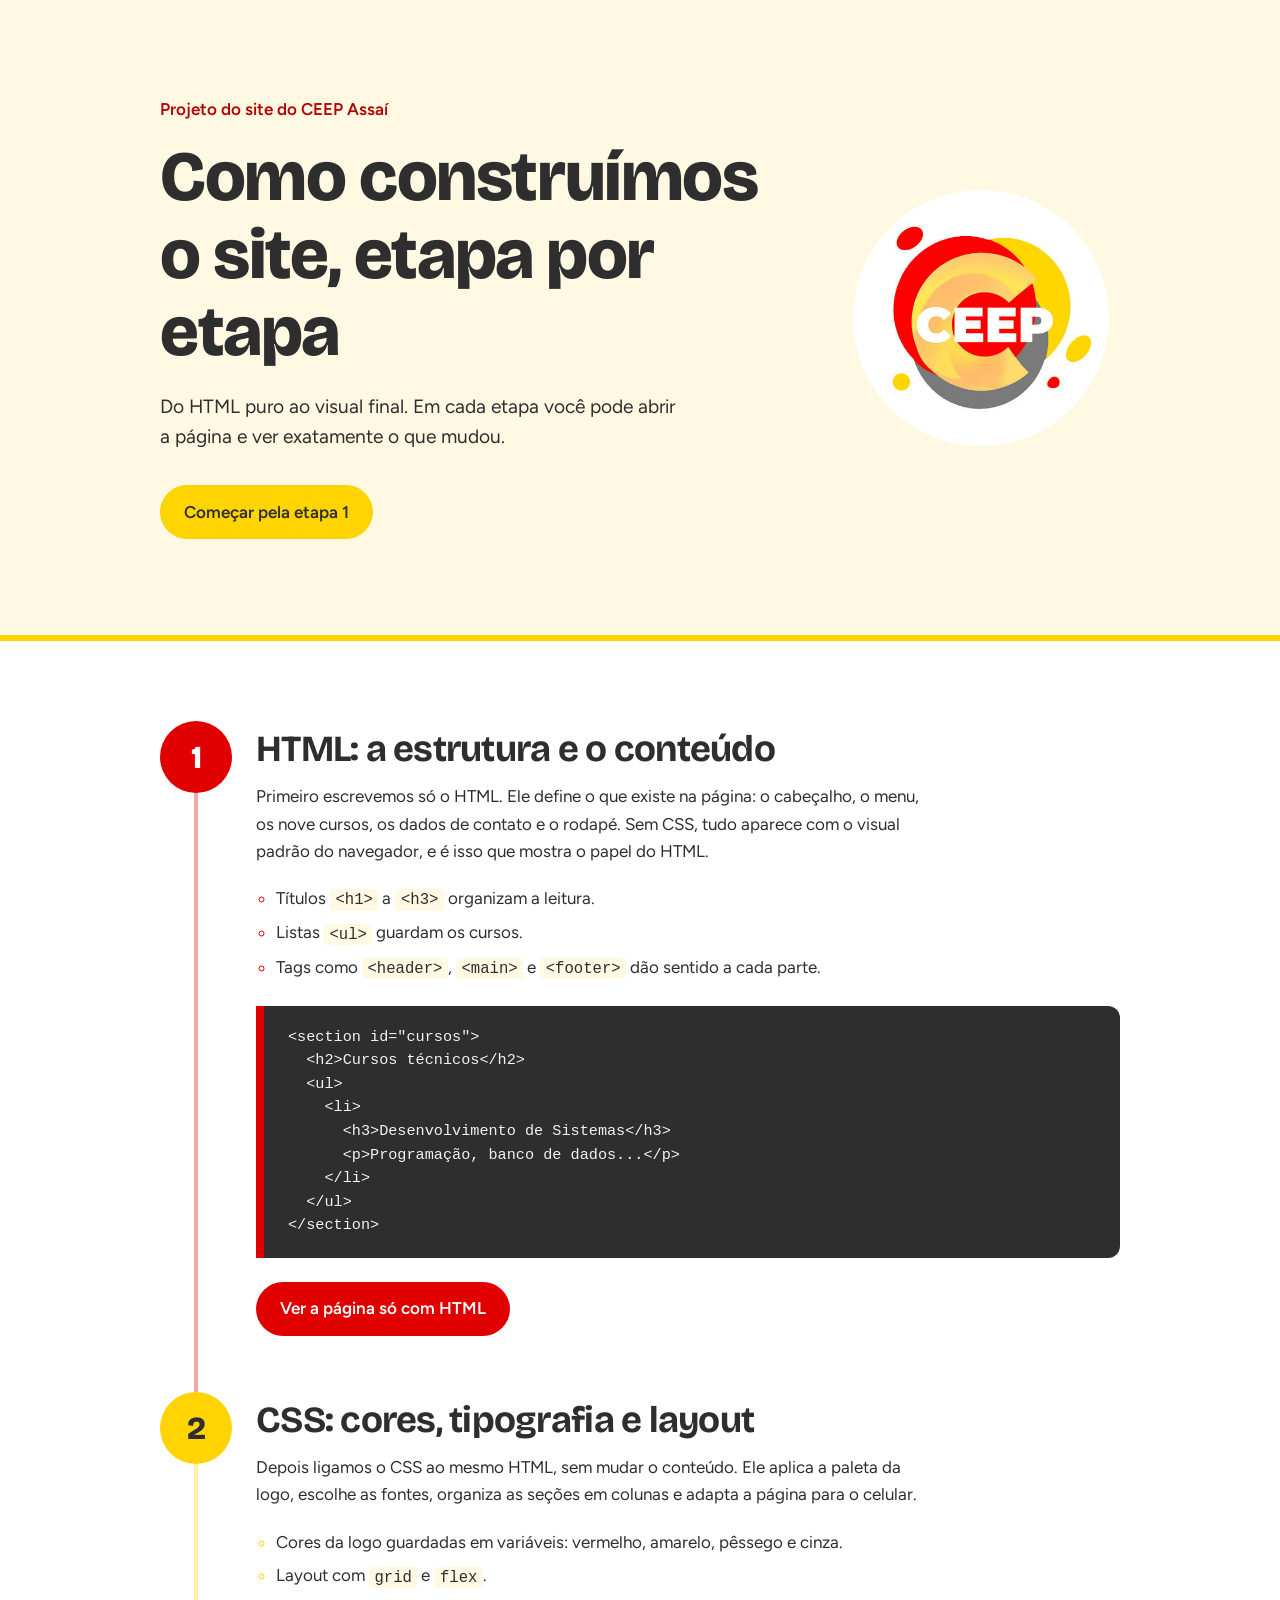
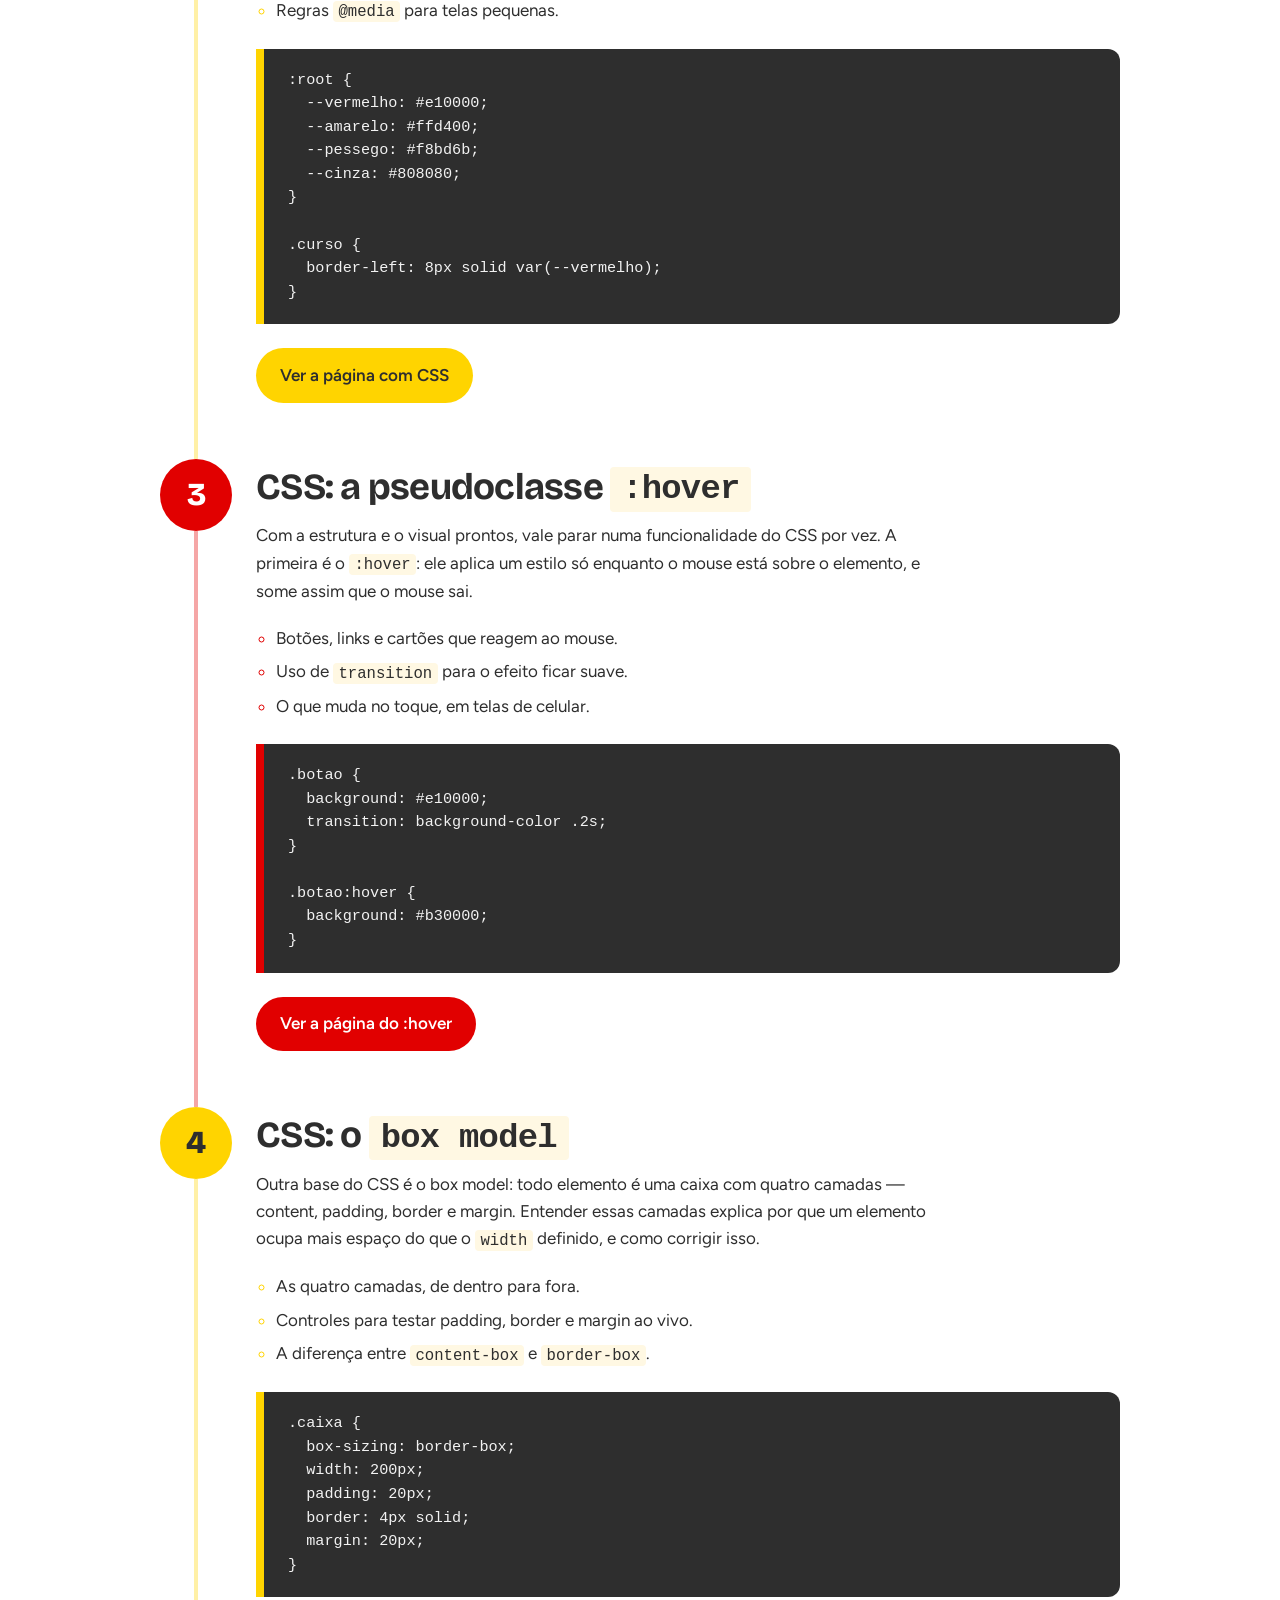
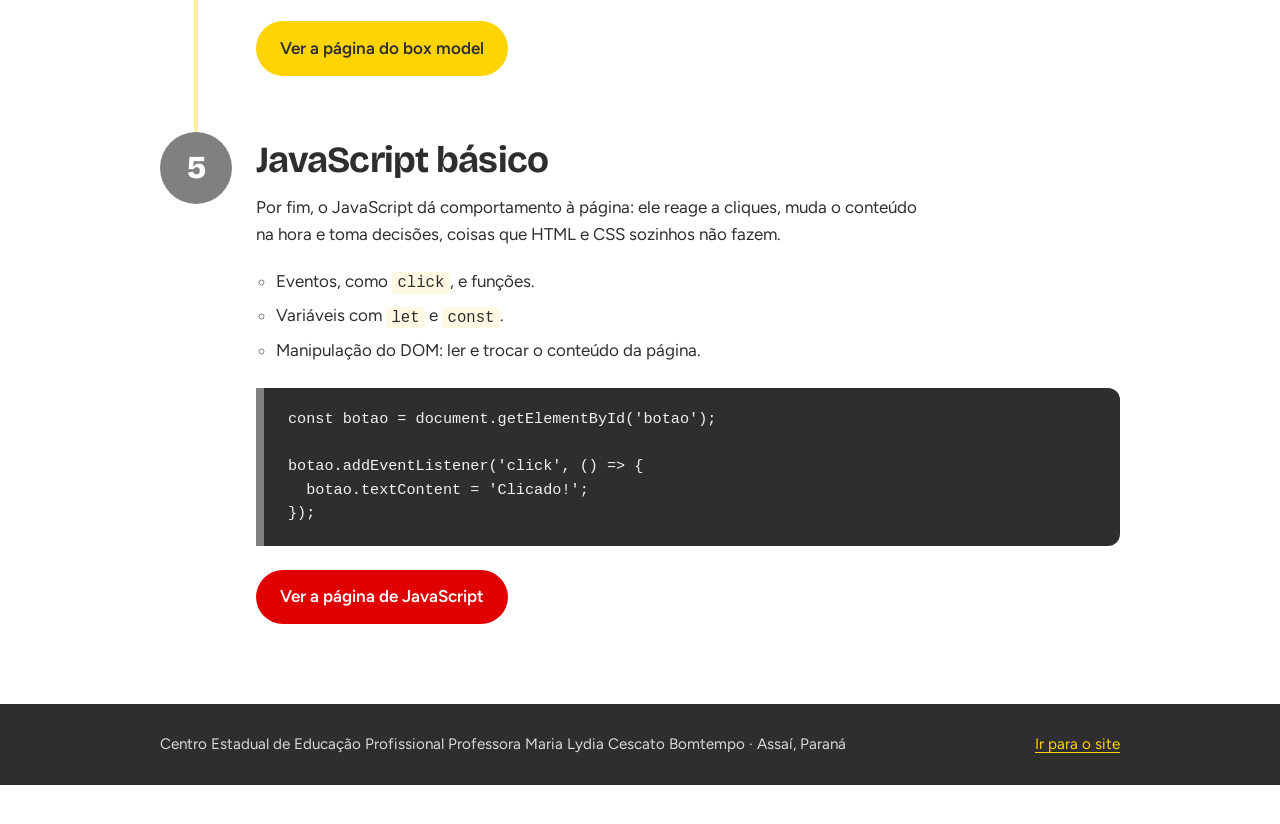
<file: index.html>
<!DOCTYPE html>
<html lang="pt-BR">
<head>
  <meta charset="UTF-8">
  <meta name="viewport" content="width=device-width, initial-scale=1">
  <title>Como construímos o site do CEEP Assaí</title>
  <meta name="description" content="Apresentação das etapas de desenvolvimento do site do CEEP Assaí: do HTML puro ao visual final com CSS.">

  <link rel="preconnect" href="https://fonts.googleapis.com">
  <link rel="preconnect" href="https://fonts.gstatic.com" crossorigin>
  <link href="https://fonts.googleapis.com/css2?family=Bricolage+Grotesque:opsz,wght@12..96,500;12..96,700;12..96,800&family=Figtree:wght@400;500;600&display=swap" rel="stylesheet">
  <link rel="stylesheet" href="index.css">
</head>
<body>

  <header class="capa">
    <div class="container capa__grade">
      <div>
        <p class="capa__contexto">Projeto do site do CEEP Assaí</p>
        <h1>Como construímos o site, etapa por etapa</h1>
        <p class="capa__lead">Do HTML puro ao visual final. Em cada etapa você pode abrir a página e ver exatamente o que mudou.</p>
        <a class="botao botao--amarelo" href="#etapas">Começar pela etapa 1</a>
      </div>

      <div class="capa__logo">
        <img src="imagens/logo-colegio.jpg" alt="Logo do CEEP Assaí">
      </div>
    </div>
  </header>

  <main>
    <section class="container" id="etapas" aria-labelledby="titulo-etapas">
      <h2 id="titulo-etapas" class="visualmente-oculto">Etapas de desenvolvimento</h2>

      <ol class="etapas">

        <!-- ETAPA 1 -->
        <li class="etapa etapa--vermelho">
          <div class="etapa__marca" aria-hidden="true">1</div>
          <div class="etapa__corpo">
            <h3>HTML: a estrutura e o conteúdo</h3>
            <p>Primeiro escrevemos só o HTML. Ele define o que existe na página: o cabeçalho, o menu, os nove cursos, os dados de contato e o rodapé. Sem CSS, tudo aparece com o visual padrão do navegador, e é isso que mostra o papel do HTML.</p>

            <ul class="pontos">
              <li>Títulos <code>&lt;h1&gt;</code> a <code>&lt;h3&gt;</code> organizam a leitura.</li>
              <li>Listas <code>&lt;ul&gt;</code> guardam os cursos.</li>
              <li>Tags como <code>&lt;header&gt;</code>, <code>&lt;main&gt;</code> e <code>&lt;footer&gt;</code> dão sentido a cada parte.</li>
            </ul>

<pre class="codigo" aria-label="Exemplo de HTML"><code>&lt;section id="cursos"&gt;
  &lt;h2&gt;Cursos técnicos&lt;/h2&gt;
  &lt;ul&gt;
    &lt;li&gt;
      &lt;h3&gt;Desenvolvimento de Sistemas&lt;/h3&gt;
      &lt;p&gt;Programação, banco de dados...&lt;/p&gt;
    &lt;/li&gt;
  &lt;/ul&gt;
&lt;/section&gt;</code></pre>

            <a class="botao botao--vermelho" href="etapa1.html">Ver a página só com HTML</a>
          </div>
        </li>

        <!-- ETAPA 2 -->
        <li class="etapa etapa--amarelo">
          <div class="etapa__marca" aria-hidden="true">2</div>
          <div class="etapa__corpo">
            <h3>CSS: cores, tipografia e layout</h3>
            <p>Depois ligamos o CSS ao mesmo HTML, sem mudar o conteúdo. Ele aplica a paleta da logo, escolhe as fontes, organiza as seções em colunas e adapta a página para o celular.</p>

            <ul class="pontos">
              <li>Cores da logo guardadas em variáveis: vermelho, amarelo, pêssego e cinza.</li>
              <li>Layout com <code>grid</code> e <code>flex</code>.</li>
              <li>Regras <code>@media</code> para telas pequenas.</li>
            </ul>

<pre class="codigo" aria-label="Exemplo de CSS"><code>:root {
  --vermelho: #e10000;
  --amarelo: #ffd400;
  --pessego: #f8bd6b;
  --cinza: #808080;
}

.curso {
  border-left: 8px solid var(--vermelho);
}</code></pre>

            <a class="botao botao--amarelo" href="site-principal.html">Ver a página com CSS</a>
          </div>
        </li>

        <!-- ETAPA 3 -->
        <li class="etapa etapa--vermelho">
          <div class="etapa__marca" aria-hidden="true">3</div>
          <div class="etapa__corpo">
            <h3>CSS: a pseudoclasse <code>:hover</code></h3>
            <p>Com a estrutura e o visual prontos, vale parar numa funcionalidade do CSS por vez. A primeira é o <code>:hover</code>: ele aplica um estilo só enquanto o mouse está sobre o elemento, e some assim que o mouse sai.</p>

            <ul class="pontos">
              <li>Botões, links e cartões que reagem ao mouse.</li>
              <li>Uso de <code>transition</code> para o efeito ficar suave.</li>
              <li>O que muda no toque, em telas de celular.</li>
            </ul>

<pre class="codigo" aria-label="Exemplo de :hover"><code>.botao {
  background: #e10000;
  transition: background-color .2s;
}

.botao:hover {
  background: #b30000;
}</code></pre>

            <a class="botao botao--vermelho" href="hover-demo.html">Ver a página do :hover</a>
          </div>
        </li>

        <!-- ETAPA 4 -->
        <li class="etapa etapa--amarelo">
          <div class="etapa__marca" aria-hidden="true">4</div>
          <div class="etapa__corpo">
            <h3>CSS: o <code>box model</code></h3>
            <p>Outra base do CSS é o box model: todo elemento é uma caixa com quatro camadas — content, padding, border e margin. Entender essas camadas explica por que um elemento ocupa mais espaço do que o <code>width</code> definido, e como corrigir isso.</p>

            <ul class="pontos">
              <li>As quatro camadas, de dentro para fora.</li>
              <li>Controles para testar padding, border e margin ao vivo.</li>
              <li>A diferença entre <code>content-box</code> e <code>border-box</code>.</li>
            </ul>

<pre class="codigo" aria-label="Exemplo de box model"><code>.caixa {
  box-sizing: border-box;
  width: 200px;
  padding: 20px;
  border: 4px solid;
  margin: 20px;
}</code></pre>

            <a class="botao botao--amarelo" href="box-model-demo.html">Ver a página do box model</a>
          </div>
        </li>

        <!-- ETAPA 5 -->
        <li class="etapa etapa--cinza">
          <div class="etapa__marca" aria-hidden="true">5</div>
          <div class="etapa__corpo">
            <h3>JavaScript básico</h3>
            <p>Por fim, o JavaScript dá comportamento à página: ele reage a cliques, muda o conteúdo na hora e toma decisões, coisas que HTML e CSS sozinhos não fazem.</p>

            <ul class="pontos">
              <li>Eventos, como <code>click</code>, e funções.</li>
              <li>Variáveis com <code>let</code> e <code>const</code>.</li>
              <li>Manipulação do DOM: ler e trocar o conteúdo da página.</li>
            </ul>

<pre class="codigo" aria-label="Exemplo de JavaScript"><code>const botao = document.getElementById('botao');

botao.addEventListener('click', () =&gt; {
  botao.textContent = 'Clicado!';
});</code></pre>

            <a class="botao botao--vermelho" href="javascript-demo.html">Ver a página de JavaScript</a>
          </div>
        </li>

      </ol>
    </section>
  </main>

  <footer class="rodape">
    <div class="container rodape__linha">
      <p>Centro Estadual de Educação Profissional Professora Maria Lydia Cescato Bomtempo · Assaí, Paraná</p>
      <a href="site-principal.html">Ir para o site</a>
    </div>
  </footer>

</body>
</html>
</file>
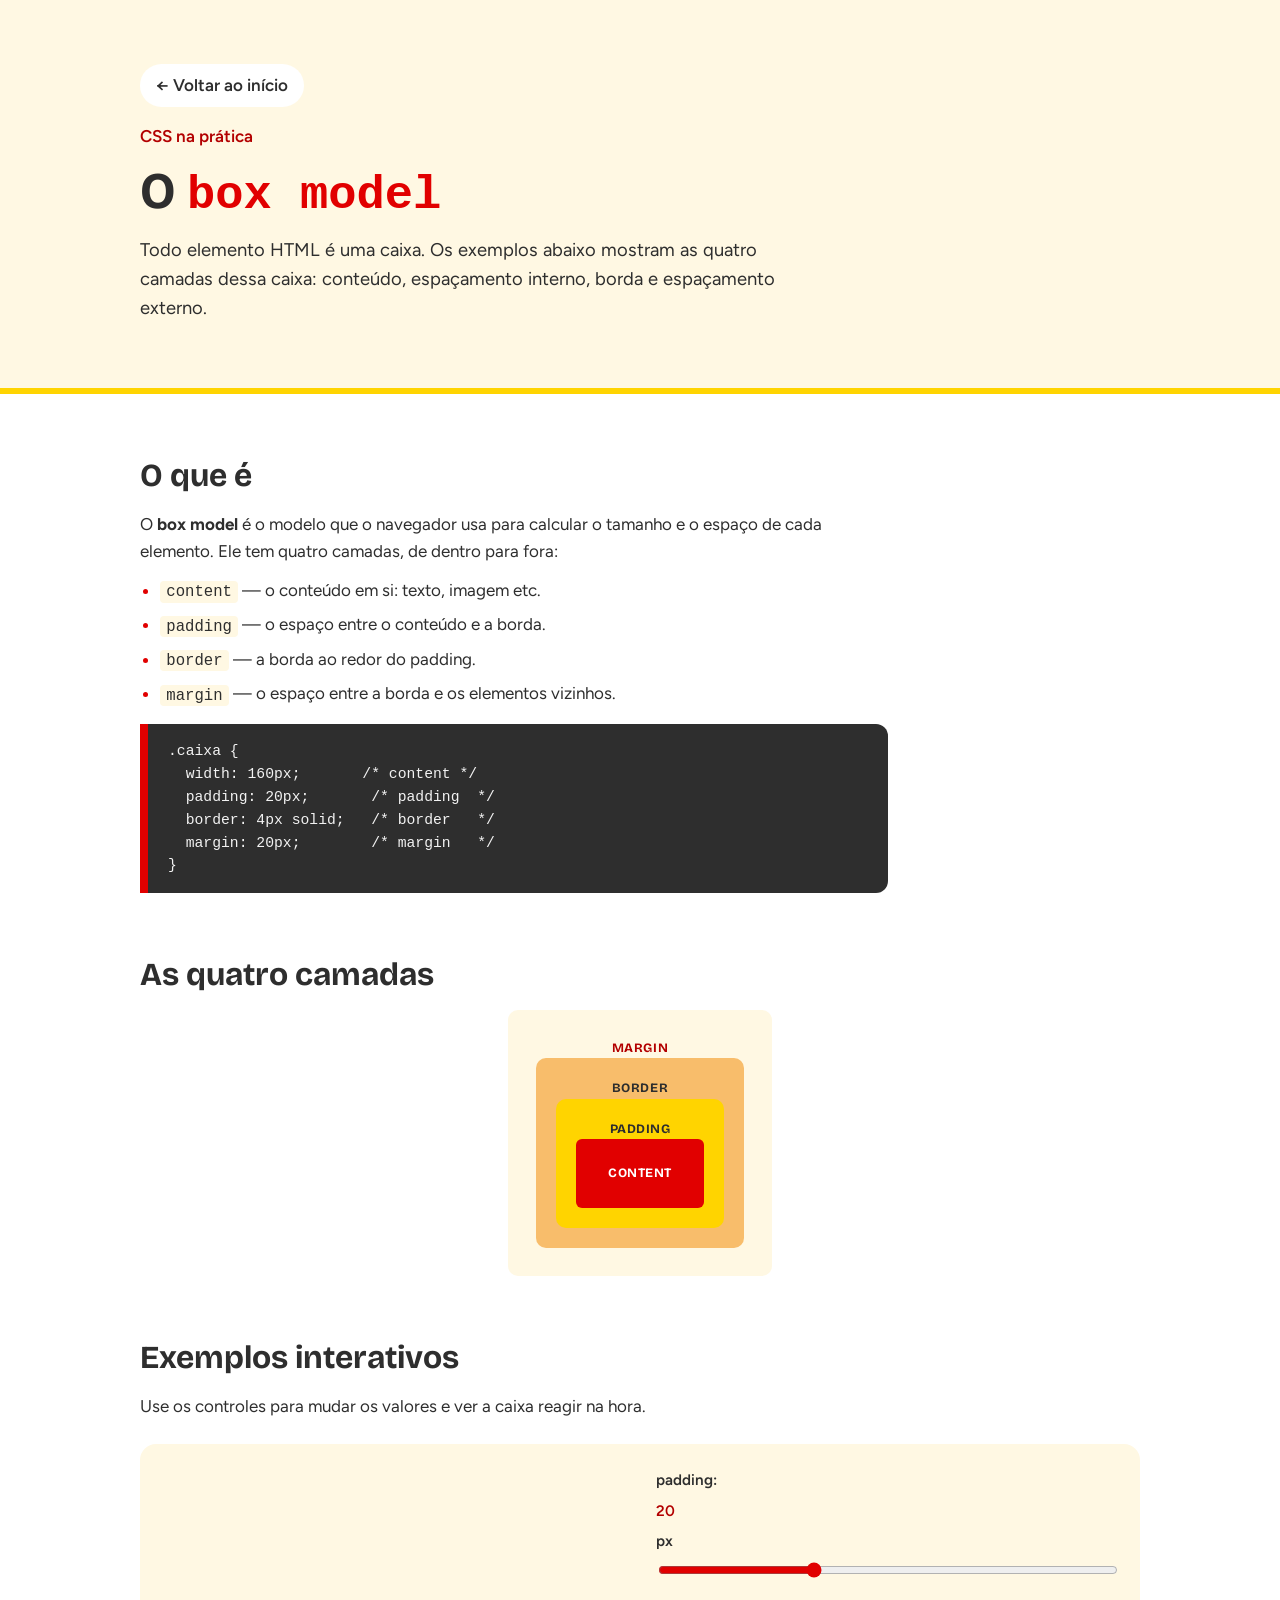
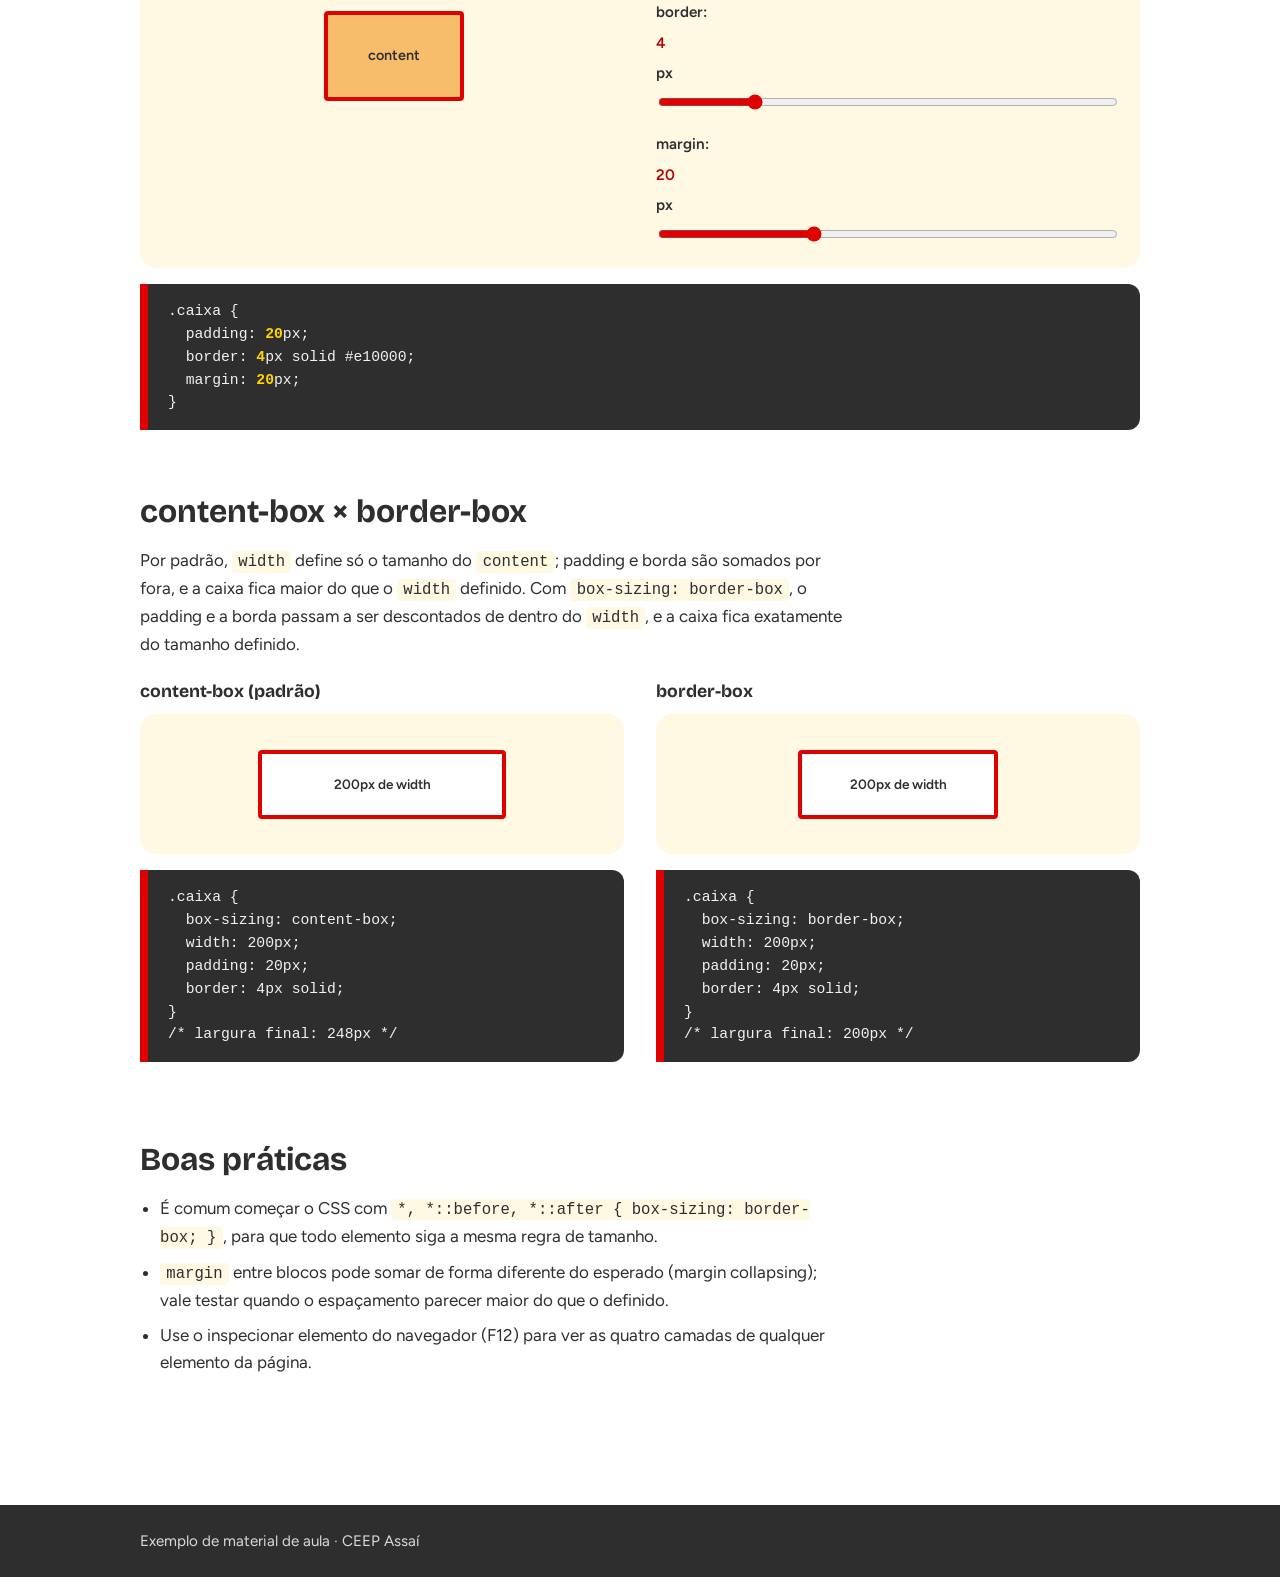
<file: box-model-demo.html>
<!DOCTYPE html>
<html lang="pt-BR">
<head>
  <meta charset="UTF-8">
  <meta name="viewport" content="width=device-width, initial-scale=1">
  <title>CSS Box Model – demonstração</title>
  <meta name="description" content="Página de demonstração do box model em CSS: content, padding, border e margin, com exemplos ao vivo e código.">

  <link rel="preconnect" href="https://fonts.googleapis.com">
  <link rel="preconnect" href="https://fonts.gstatic.com" crossorigin>
  <link href="https://fonts.googleapis.com/css2?family=Bricolage+Grotesque:opsz,wght@12..96,700;12..96,800&family=Figtree:wght@400;500;600&display=swap" rel="stylesheet">
  <link rel="stylesheet" href="box-model-demo.css">
</head>
<body>

  <header class="topo">
    <div class="container">
      <a class="voltar" href="apresentacao.html">← Voltar ao início</a>
      <p class="topo__contexto">CSS na prática</p>
      <h1>O <code>box model</code></h1>
      <p class="topo__lead">Todo elemento HTML é uma caixa. Os exemplos abaixo mostram as quatro camadas dessa caixa: conteúdo, espaçamento interno, borda e espaçamento externo.</p>
    </div>
  </header>

  <main class="container">

    <section class="explicacao">
      <h2>O que é</h2>
      <p>O <strong>box model</strong> é o modelo que o navegador usa para calcular o tamanho e o espaço de cada elemento. Ele tem quatro camadas, de dentro para fora:</p>
      <ul class="pontos">
        <li><code>content</code> — o conteúdo em si: texto, imagem etc.</li>
        <li><code>padding</code> — o espaço entre o conteúdo e a borda.</li>
        <li><code>border</code> — a borda ao redor do padding.</li>
        <li><code>margin</code> — o espaço entre a borda e os elementos vizinhos.</li>
      </ul>
<pre class="codigo"><code>.caixa {
  width: 160px;       /* content */
  padding: 20px;       /* padding  */
  border: 4px solid;   /* border   */
  margin: 20px;        /* margin   */
}</code></pre>
    </section>

    <!-- Diagrama fixo das camadas -->
    <section class="diagrama" aria-labelledby="titulo-diagrama">
      <h2 id="titulo-diagrama">As quatro camadas</h2>
      <div class="camadas">
        <div class="camada camada--margin">
          margin
          <div class="camada camada--border">
            border
            <div class="camada camada--padding">
              padding
              <div class="camada camada--content">content</div>
            </div>
          </div>
        </div>
      </div>
    </section>

    <section class="exemplos" aria-labelledby="titulo-exemplos">
      <h2 id="titulo-exemplos">Exemplos interativos</h2>
      <p class="exemplos__intro">Use os controles para mudar os valores e ver a caixa reagir na hora.</p>

      <div class="laboratorio">
        <div class="laboratorio__palco">
          <div class="caixa-demo" id="caixaDemo">
            <span>content</span>
          </div>
        </div>

        <div class="laboratorio__controles">
          <label>
            padding: <output id="valorPadding">20</output>px
            <input type="range" id="padding" min="0" max="60" value="20">
          </label>
          <label>
            border: <output id="valorBorder">4</output>px
            <input type="range" id="border" min="0" max="20" value="4">
          </label>
          <label>
            margin: <output id="valorMargin">20</output>px
            <input type="range" id="margin" min="0" max="60" value="20">
          </label>
        </div>
      </div>

<pre class="codigo"><code>.caixa {
  padding: <span id="codPadding">20</span>px;
  border: <span id="codBorder">4</span>px solid #e10000;
  margin: <span id="codMargin">20</span>px;
}</code></pre>
    </section>

    <section class="exemplos" aria-labelledby="titulo-box-sizing">
      <h2 id="titulo-box-sizing">content-box × border-box</h2>
      <p class="exemplos__intro">Por padrão, <code>width</code> define só o tamanho do <code>content</code>; padding e borda são somados por fora, e a caixa fica maior do que o <code>width</code> definido. Com <code>box-sizing: border-box</code>, o padding e a borda passam a ser descontados de dentro do <code>width</code>, e a caixa fica exatamente do tamanho definido.</p>

      <ul class="grade">
        <li class="exemplo">
          <h3>content-box (padrão)</h3>
          <div class="palco">
            <div class="caixa-comparar caixa-comparar--content">200px de width</div>
          </div>
<pre class="codigo"><code>.caixa {
  box-sizing: content-box;
  width: 200px;
  padding: 20px;
  border: 4px solid;
}
/* largura final: 248px */</code></pre>
        </li>

        <li class="exemplo">
          <h3>border-box</h3>
          <div class="palco">
            <div class="caixa-comparar caixa-comparar--border">200px de width</div>
          </div>
<pre class="codigo"><code>.caixa {
  box-sizing: border-box;
  width: 200px;
  padding: 20px;
  border: 4px solid;
}
/* largura final: 200px */</code></pre>
        </li>
      </ul>
    </section>

    <section class="dica">
      <h2>Boas práticas</h2>
      <ul>
        <li>É comum começar o CSS com <code>*, *::before, *::after { box-sizing: border-box; }</code>, para que todo elemento siga a mesma regra de tamanho.</li>
        <li><code>margin</code> entre blocos pode somar de forma diferente do esperado (margin collapsing); vale testar quando o espaçamento parecer maior do que o definido.</li>
        <li>Use o inspecionar elemento do navegador (F12) para ver as quatro camadas de qualquer elemento da página.</li>
      </ul>
    </section>

  </main>

  <footer class="rodape">
    <div class="container">
      <p>Exemplo de material de aula · CEEP Assaí</p>
    </div>
  </footer>

  <script>
    const caixa = document.getElementById('caixaDemo');
    const campos = ['padding', 'border', 'margin'];

    campos.forEach((nome) => {
      const controle = document.getElementById(nome);
      const valor = document.getElementById('valor' + nome[0].toUpperCase() + nome.slice(1));
      const codigo = document.getElementById('cod' + nome[0].toUpperCase() + nome.slice(1));

      controle.addEventListener('input', () => {
        const px = controle.value + 'px';
        if (nome === 'border') {
          caixa.style.borderWidth = px;
        } else {
          caixa.style[nome] = px;
        }
        valor.textContent = controle.value;
        codigo.textContent = controle.value;
      });
    });
  </script>

</body>
</html>
</file>
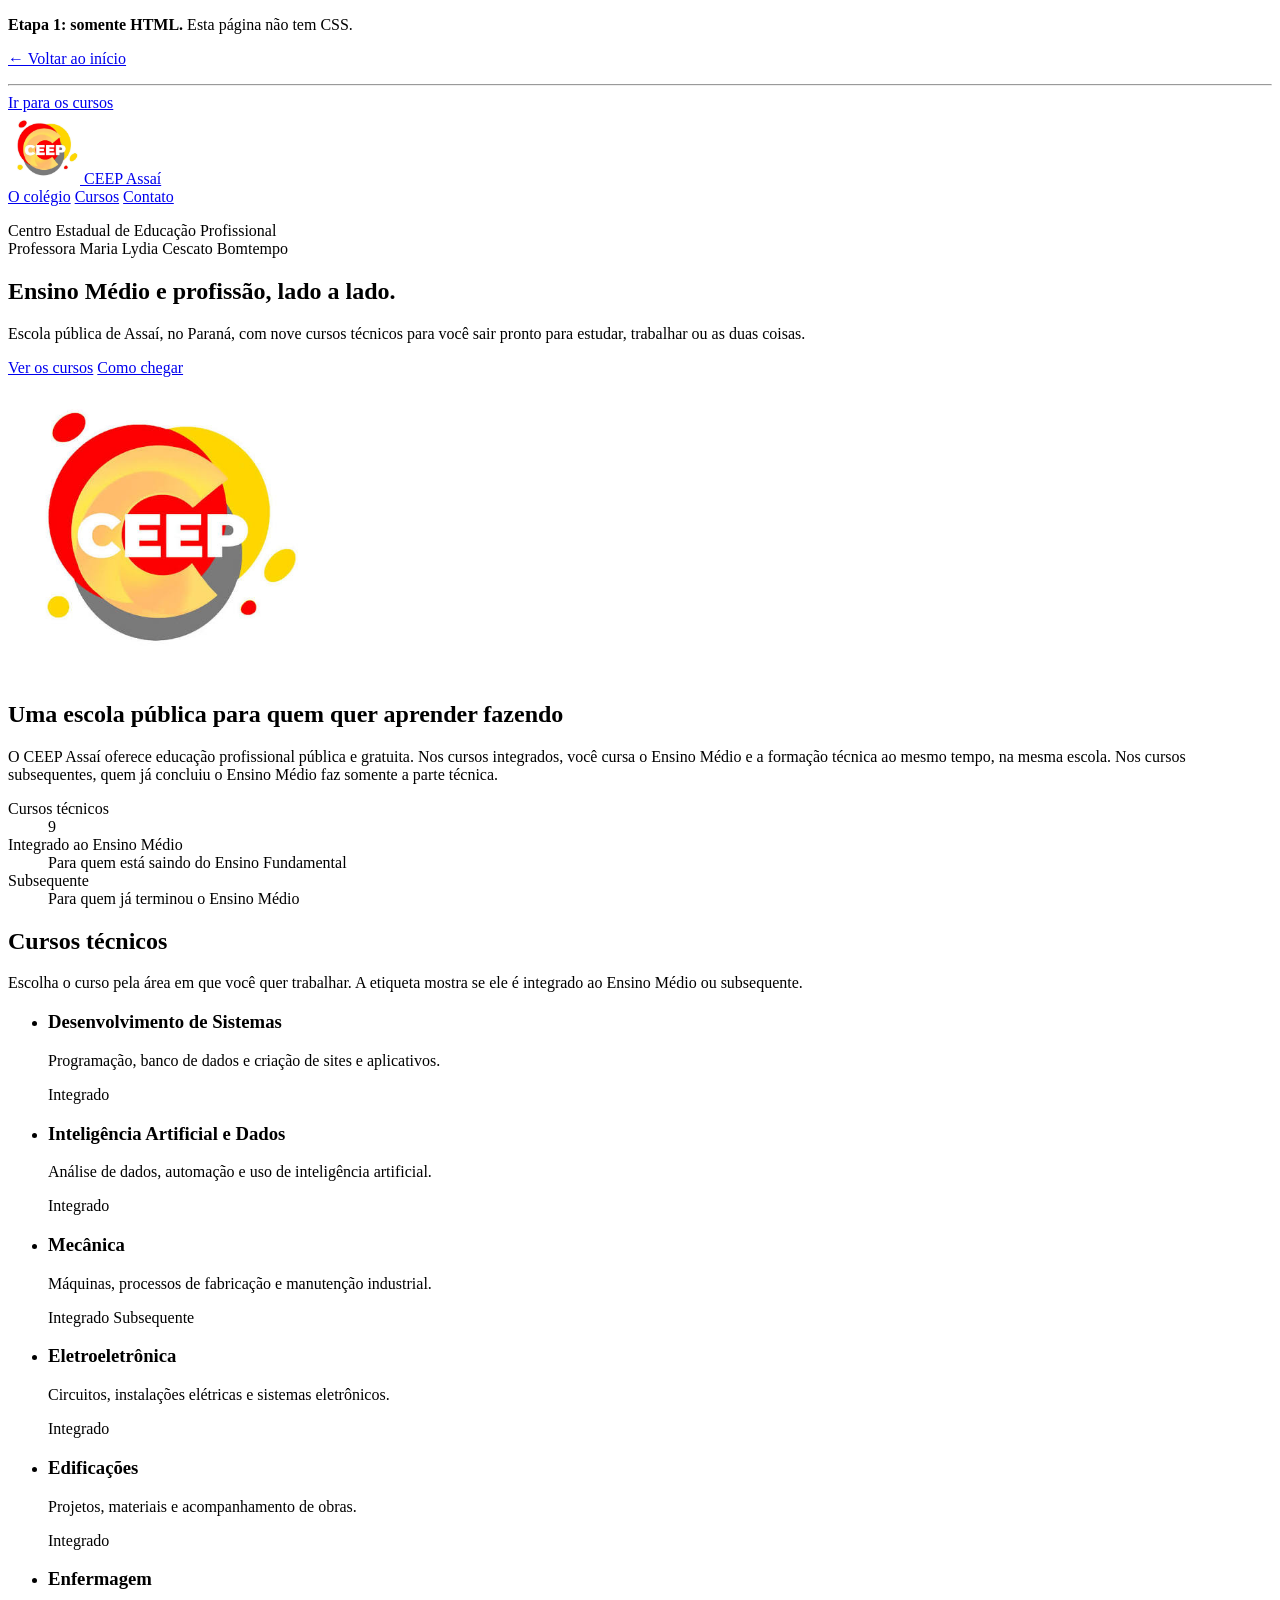
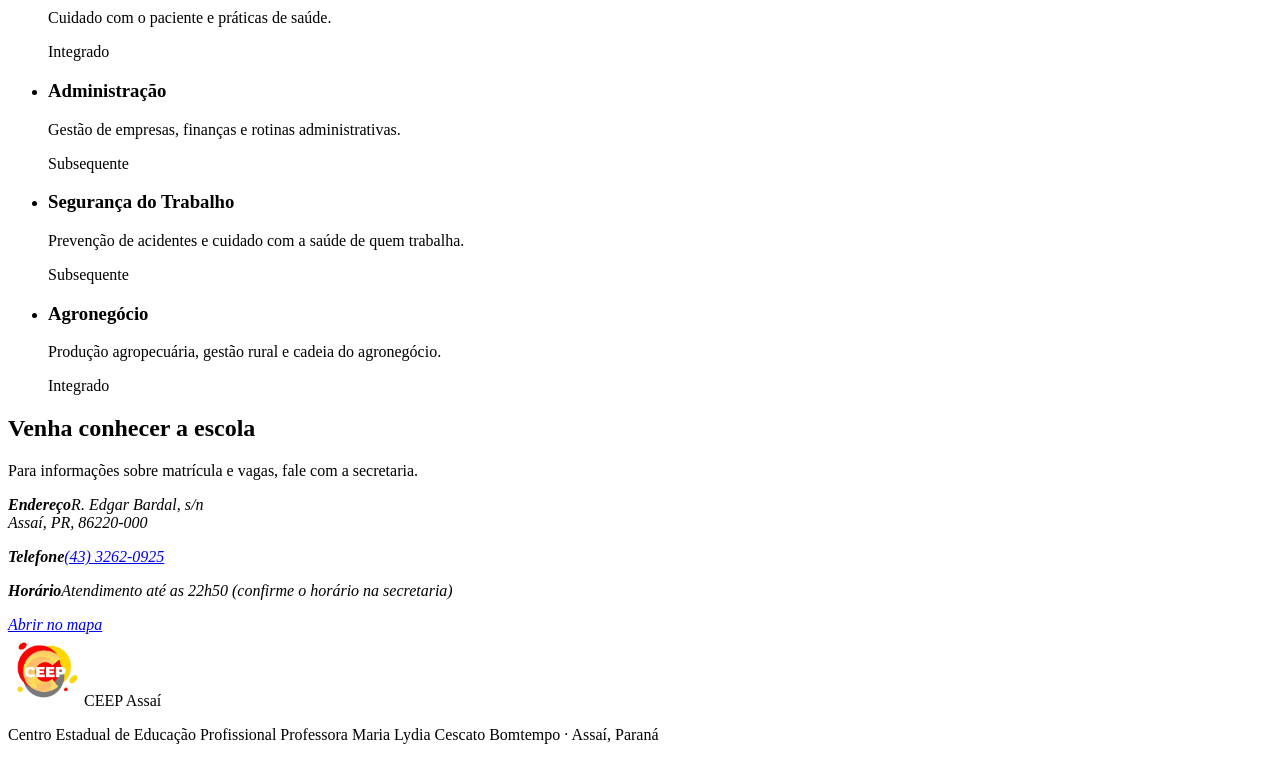
<file: etapa1.html>
<!DOCTYPE html>
<html lang="pt-BR">
<head>
  <meta charset="UTF-8">
  <meta name="viewport" content="width=device-width, initial-scale=1">
  <title>Etapa 1 (só HTML) – CEEP Assaí – Centro Estadual de Educação Profissional</title>
  <meta name="description" content="CEEP Professora Maria Lydia Cescato Bomtempo, em Assaí (PR): cursos técnicos integrados ao Ensino Médio e subsequentes.">
</head>
<body>

  <p><strong>Etapa 1: somente HTML.</strong> Esta página não tem CSS.</p>
  <p><a href="index.html">← Voltar ao início</a></p>
  <hr>

  <a class="pular" href="#cursos">Ir para os cursos</a>

  <header class="topo">
    <div class="container topo__linha">
      <a class="marca" href="#inicio" aria-label="CEEP Assaí – início">
        <img width="72" height="72" class="marca__logo" src="imagens/logo-colegio.jpg" alt="Logo do CEEP Assaí">
        <span class="marca__nome">CEEP Assaí</span>
      </a>

      <nav class="menu" aria-label="Principal">
        <a href="#sobre">O colégio</a>
        <a href="#cursos">Cursos</a>
        <a href="#contato">Contato</a>
      </nav>
    </div>
  </header>

  <main id="inicio">

    <!-- HERO -->
    <section class="hero">
      <div class="container hero__grade">
        <div class="hero__texto">
          <p class="hero__escola">Centro Estadual de Educação Profissional<br>Professora Maria Lydia Cescato Bomtempo</p>
          <h1>Ensino Médio e profissão, lado a lado.</h1>
          <p class="hero__lead">Escola pública de Assaí, no Paraná, com nove cursos técnicos para você sair pronto para estudar, trabalhar ou as duas coisas.</p>
          <div class="hero__acoes">
            <a class="botao botao--amarelo" href="#cursos">Ver os cursos</a>
            <a class="botao botao--linha" href="#contato">Como chegar</a>
          </div>
        </div>

        <div class="hero__arte">
          <div class="hero__circulos" aria-hidden="true">
            <span class="circulo circulo--amarelo"></span>
            <span class="circulo circulo--cinza"></span>
            <span class="circulo circulo--vermelho"></span>
            <span class="circulo circulo--pessego"></span>
            <span class="ponto ponto--1"></span>
            <span class="ponto ponto--2"></span>
            <span class="ponto ponto--3"></span>
          </div>
          <img width="300" height="300" class="marca__logo hero__logo" src="imagens/logo-colegio.jpg" alt="Logo do CEEP Assaí">
        </div>
      </div>
    </section>

    <!-- SOBRE -->
    <section class="sobre" id="sobre">
      <div class="container sobre__grade">
        <div>
          <h2>Uma escola pública para quem quer aprender fazendo</h2>
          <p>O CEEP Assaí oferece educação profissional pública e gratuita. Nos cursos integrados, você cursa o Ensino Médio e a formação técnica ao mesmo tempo, na mesma escola. Nos cursos subsequentes, quem já concluiu o Ensino Médio faz somente a parte técnica.</p>
        </div>

        <dl class="fatos">
          <div>
            <dt>Cursos técnicos</dt>
            <dd>9</dd>
          </div>
          <div>
            <dt>Integrado ao Ensino Médio</dt>
            <dd>Para quem está saindo do Ensino Fundamental</dd>
          </div>
          <div>
            <dt>Subsequente</dt>
            <dd>Para quem já terminou o Ensino Médio</dd>
          </div>
        </dl>
      </div>
    </section>

    <!-- CURSOS -->
    <section class="cursos" id="cursos">
      <div class="container">
        <h2>Cursos técnicos</h2>
        <p class="cursos__intro">Escolha o curso pela área em que você quer trabalhar. A etiqueta mostra se ele é integrado ao Ensino Médio ou subsequente.</p>

        <ul class="lista">
          <li class="curso curso--vermelho">
            <div class="curso__info">
              <h3>Desenvolvimento de Sistemas</h3>
              <p>Programação, banco de dados e criação de sites e aplicativos.</p>
            </div>
            <span class="etiquetas"><span class="etiqueta etiqueta--integrado">Integrado</span></span>
          </li>

          <li class="curso curso--amarelo">
            <div class="curso__info">
              <h3>Inteligência Artificial e Dados</h3>
              <p>Análise de dados, automação e uso de inteligência artificial.</p>
            </div>
            <span class="etiquetas"><span class="etiqueta etiqueta--integrado">Integrado</span></span>
          </li>

          <li class="curso curso--pessego">
            <div class="curso__info">
              <h3>Mecânica</h3>
              <p>Máquinas, processos de fabricação e manutenção industrial.</p>
            </div>
            <span class="etiquetas">
              <span class="etiqueta etiqueta--integrado">Integrado</span>
              <span class="etiqueta etiqueta--subsequente">Subsequente</span>
            </span>
          </li>

          <li class="curso curso--cinza">
            <div class="curso__info">
              <h3>Eletroeletrônica</h3>
              <p>Circuitos, instalações elétricas e sistemas eletrônicos.</p>
            </div>
            <span class="etiquetas"><span class="etiqueta etiqueta--integrado">Integrado</span></span>
          </li>

          <li class="curso curso--vermelho">
            <div class="curso__info">
              <h3>Edificações</h3>
              <p>Projetos, materiais e acompanhamento de obras.</p>
            </div>
            <span class="etiquetas"><span class="etiqueta etiqueta--integrado">Integrado</span></span>
          </li>

          <li class="curso curso--amarelo">
            <div class="curso__info">
              <h3>Enfermagem</h3>
              <p>Cuidado com o paciente e práticas de saúde.</p>
            </div>
            <span class="etiquetas"><span class="etiqueta etiqueta--integrado">Integrado</span></span>
          </li>

          <li class="curso curso--pessego">
            <div class="curso__info">
              <h3>Administração</h3>
              <p>Gestão de empresas, finanças e rotinas administrativas.</p>
            </div>
            <span class="etiquetas"><span class="etiqueta etiqueta--subsequente">Subsequente</span></span>
          </li>

          <li class="curso curso--cinza">
            <div class="curso__info">
              <h3>Segurança do Trabalho</h3>
              <p>Prevenção de acidentes e cuidado com a saúde de quem trabalha.</p>
            </div>
            <span class="etiquetas"><span class="etiqueta etiqueta--subsequente">Subsequente</span></span>
          </li>

          <li class="curso curso--vermelho">
            <div class="curso__info">
              <h3>Agronegócio</h3>
              <p>Produção agropecuária, gestão rural e cadeia do agronegócio.</p>
            </div>
            <span class="etiquetas"><span class="etiqueta etiqueta--integrado">Integrado</span></span>
          </li>
        </ul>
      </div>
    </section>

    <!-- CONTATO -->
    <section class="contato" id="contato">
      <div class="container contato__grade">
        <div>
          <h2>Venha conhecer a escola</h2>
          <p>Para informações sobre matrícula e vagas, fale com a secretaria.</p>
        </div>

        <address class="contato__dados">
          <p><strong>Endereço</strong>R. Edgar Bardal, s/n<br>Assaí, PR, 86220-000</p>
          <p><strong>Telefone</strong><a href="tel:+554332620925">(43) 3262-0925</a></p>
          <p><strong>Horário</strong>Atendimento até as 22h50 (confirme o horário na secretaria)</p>
          <a class="botao botao--amarelo" href="https://www.google.com/maps/search/?api=1&query=CEEP+Maria+Lydia+Cescato+Bomtempo+Assa%C3%AD+PR" target="_blank" rel="noopener">Abrir no mapa</a>
        </address>
      </div>
    </section>
  </main>

  <footer class="rodape">
    <div class="container rodape__linha">
      <div class="marca marca--rodape">
        <img width="72" height="72" class="marca__logo" src="imagens/logo-colegio.jpg" alt="Logo do CEEP Assaí">
        <span class="marca__nome">CEEP Assaí</span>
      </div>
      <p>Centro Estadual de Educação Profissional Professora Maria Lydia Cescato Bomtempo · Assaí, Paraná</p>
    </div>
  </footer>

</body>
</html>
</file>
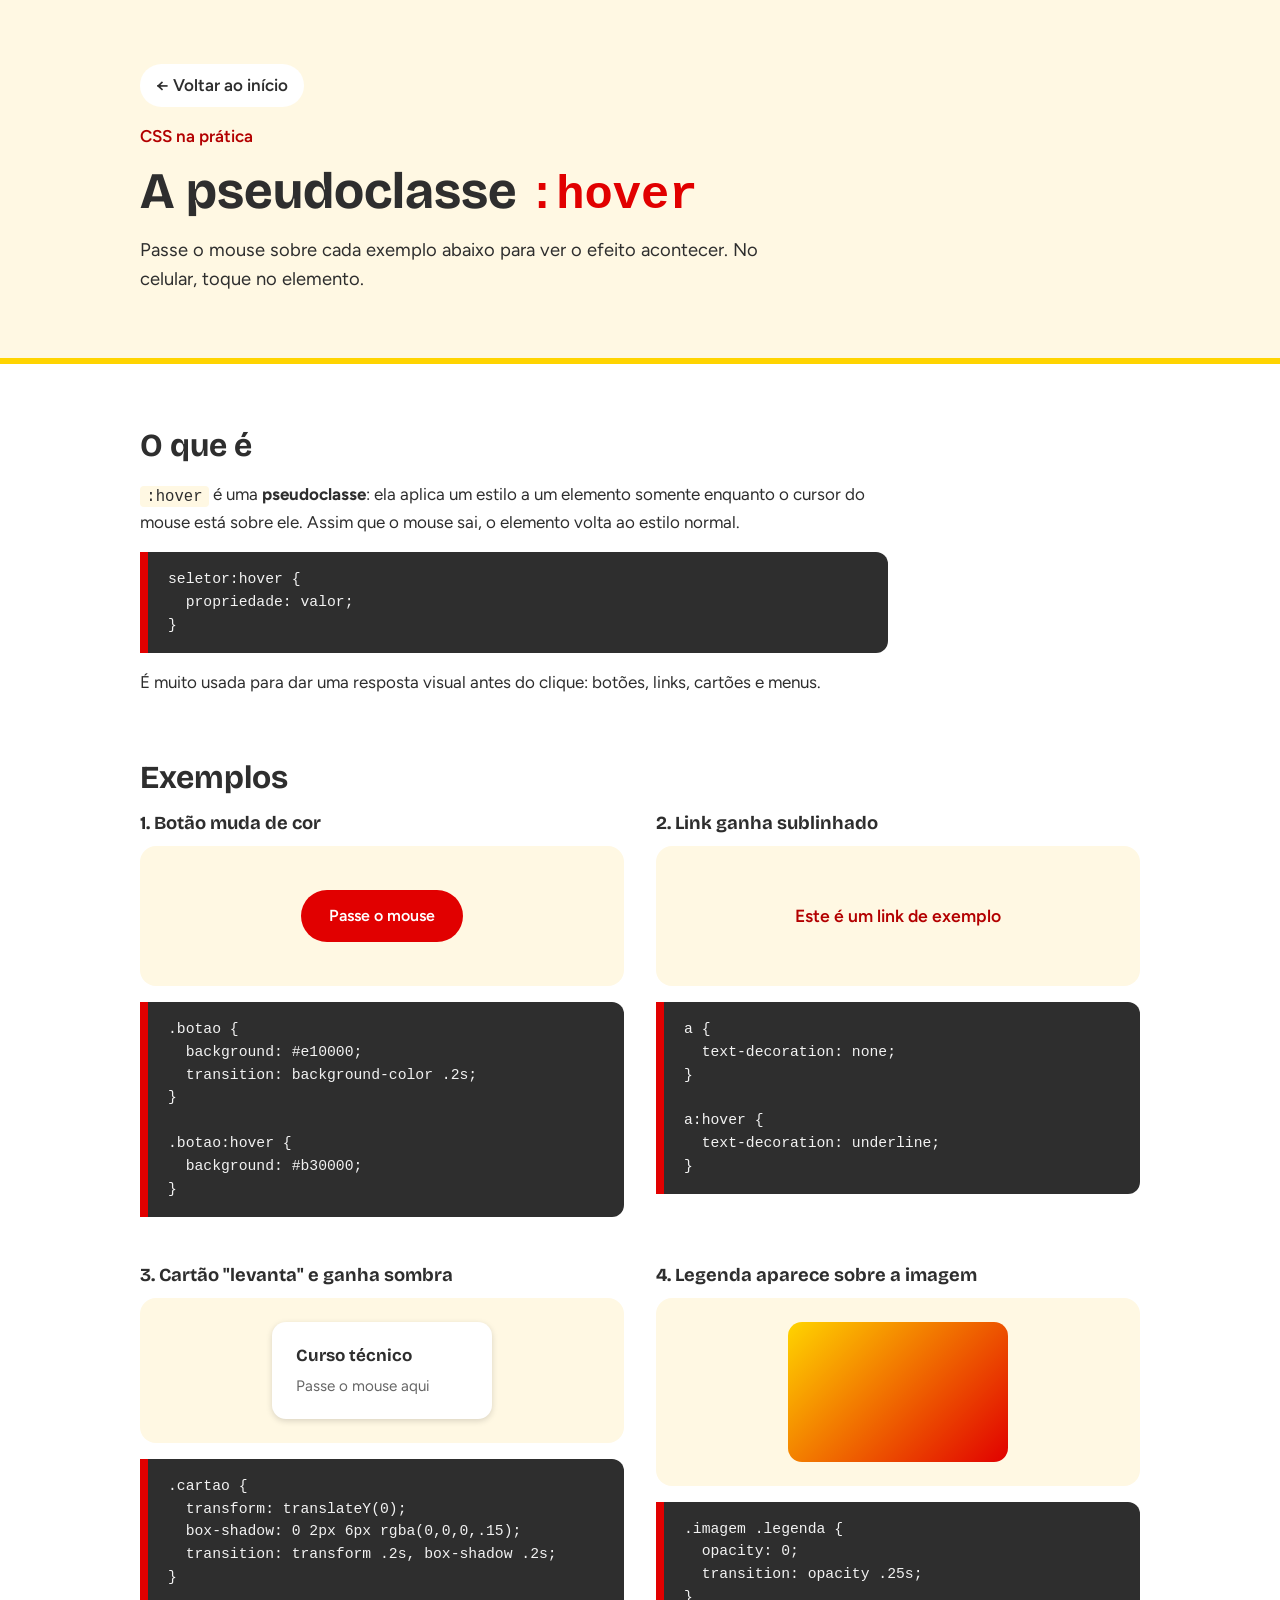
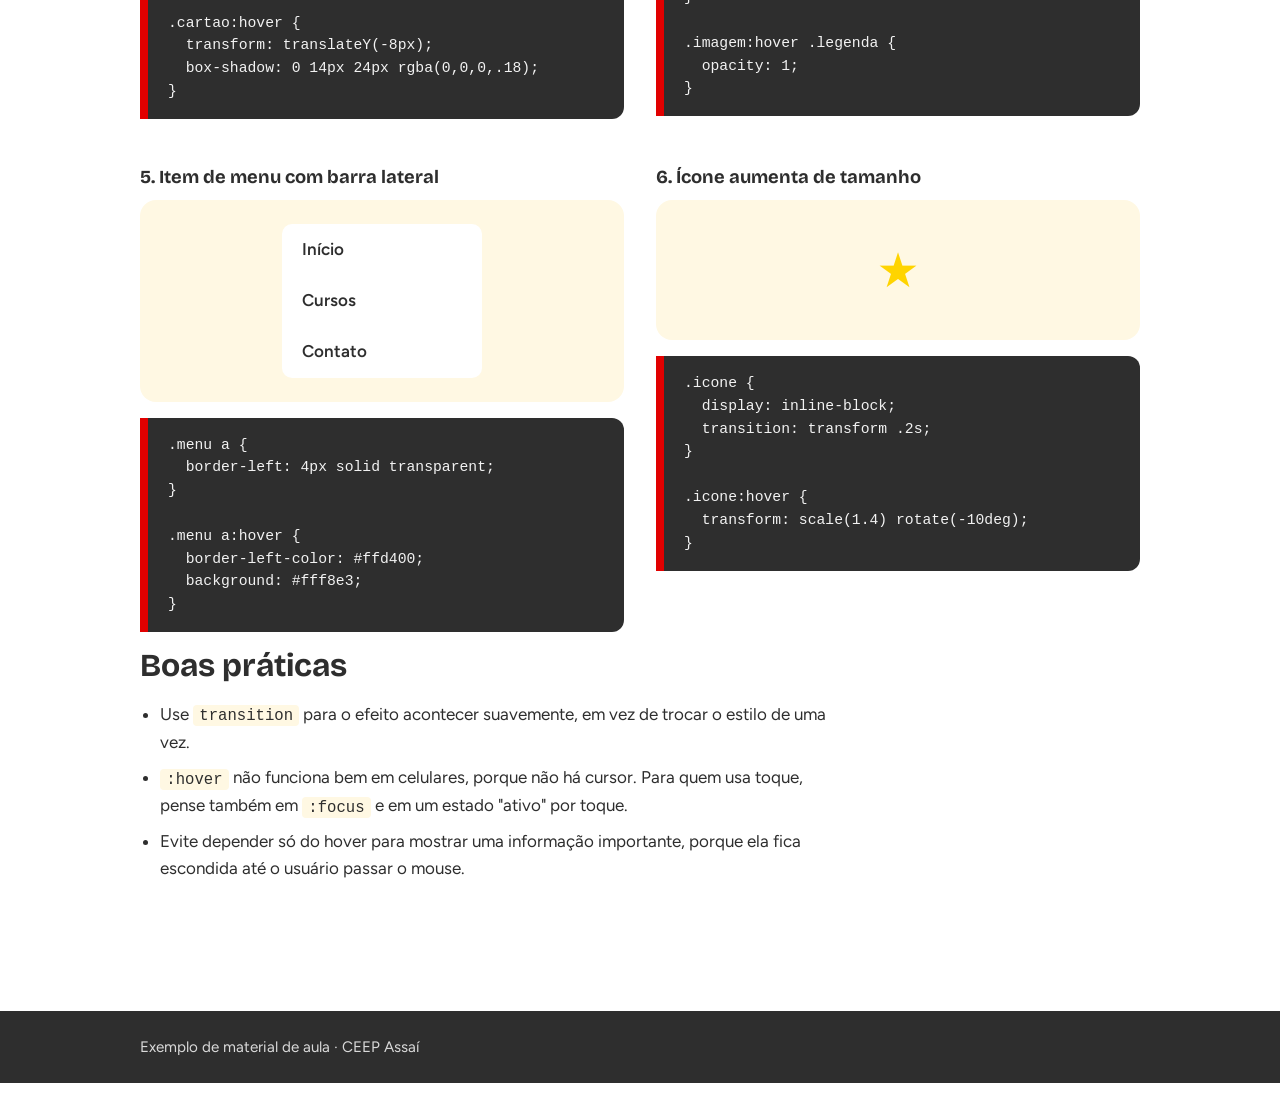
<file: hover-demo.html>
<!DOCTYPE html>
<html lang="pt-BR">
<head>
  <meta charset="UTF-8">
  <meta name="viewport" content="width=device-width, initial-scale=1">
  <title>CSS :hover – demonstração</title>
  <meta name="description" content="Página de demonstração da pseudoclasse :hover em CSS, com exemplos ao vivo e o código de cada um.">

  <link rel="preconnect" href="https://fonts.googleapis.com">
  <link rel="preconnect" href="https://fonts.gstatic.com" crossorigin>
  <link href="https://fonts.googleapis.com/css2?family=Bricolage+Grotesque:opsz,wght@12..96,700;12..96,800&family=Figtree:wght@400;500;600&display=swap" rel="stylesheet">
  <link rel="stylesheet" href="hover-demo.css">
</head>
<body>

  <header class="topo">
    <div class="container">
      <a class="voltar" href="index.html">← Voltar ao início</a>
      <p class="topo__contexto">CSS na prática</p>
      <h1>A pseudoclasse <code>:hover</code></h1>
      <p class="topo__lead">Passe o mouse sobre cada exemplo abaixo para ver o efeito acontecer. No celular, toque no elemento.</p>
    </div>
  </header>

  <main class="container">

    <section class="explicacao">
      <h2>O que é</h2>
      <p><code>:hover</code> é uma <strong>pseudoclasse</strong>: ela aplica um estilo a um elemento somente enquanto o cursor do mouse está sobre ele. Assim que o mouse sai, o elemento volta ao estilo normal.</p>
<pre class="codigo"><code>seletor:hover {
  propriedade: valor;
}</code></pre>
      <p>É muito usada para dar uma resposta visual antes do clique: botões, links, cartões e menus.</p>
    </section>

    <section class="exemplos" aria-labelledby="titulo-exemplos">
      <h2 id="titulo-exemplos">Exemplos</h2>

      <ul class="grade">

        <!-- 1: botão muda de cor -->
        <li class="exemplo">
          <h3>1. Botão muda de cor</h3>
          <div class="palco">
            <button class="demo demo-botao" type="button">Passe o mouse</button>
          </div>
<pre class="codigo"><code>.botao {
  background: #e10000;
  transition: background-color .2s;
}

.botao:hover {
  background: #b30000;
}</code></pre>
        </li>

        <!-- 2: link sublinha -->
        <li class="exemplo">
          <h3>2. Link ganha sublinhado</h3>
          <div class="palco">
            <a class="demo demo-link" href="#">Este é um link de exemplo</a>
          </div>
<pre class="codigo"><code>a {
  text-decoration: none;
}

a:hover {
  text-decoration: underline;
}</code></pre>
        </li>

        <!-- 3: cartão levanta -->
        <li class="exemplo">
          <h3>3. Cartão "levanta" e ganha sombra</h3>
          <div class="palco">
            <div class="demo demo-cartao">
              <strong>Curso técnico</strong>
              <span>Passe o mouse aqui</span>
            </div>
          </div>
<pre class="codigo"><code>.cartao {
  transform: translateY(0);
  box-shadow: 0 2px 6px rgba(0,0,0,.15);
  transition: transform .2s, box-shadow .2s;
}

.cartao:hover {
  transform: translateY(-8px);
  box-shadow: 0 14px 24px rgba(0,0,0,.18);
}</code></pre>
        </li>

        <!-- 4: imagem/overlay -->
        <li class="exemplo">
          <h3>4. Legenda aparece sobre a imagem</h3>
          <div class="palco">
            <div class="demo demo-imagem">
              <div class="demo-imagem__cor" aria-hidden="true"></div>
              <div class="demo-imagem__legenda">Legenda que aparece no hover</div>
            </div>
          </div>
<pre class="codigo"><code>.imagem .legenda {
  opacity: 0;
  transition: opacity .25s;
}

.imagem:hover .legenda {
  opacity: 1;
}</code></pre>
        </li>

        <!-- 5: item de menu -->
        <li class="exemplo">
          <h3>5. Item de menu com barra lateral</h3>
          <div class="palco">
            <nav class="demo demo-menu" aria-label="Exemplo de menu">
              <a href="#">Início</a>
              <a href="#">Cursos</a>
              <a href="#">Contato</a>
            </nav>
          </div>
<pre class="codigo"><code>.menu a {
  border-left: 4px solid transparent;
}

.menu a:hover {
  border-left-color: #ffd400;
  background: #fff8e3;
}</code></pre>
        </li>

        <!-- 6: escala de ícone -->
        <li class="exemplo">
          <h3>6. Ícone aumenta de tamanho</h3>
          <div class="palco">
            <span class="demo demo-icone" role="img" aria-label="Estrela">★</span>
          </div>
<pre class="codigo"><code>.icone {
  display: inline-block;
  transition: transform .2s;
}

.icone:hover {
  transform: scale(1.4) rotate(-10deg);
}</code></pre>
        </li>

      </ul>
    </section>

    <section class="dica">
      <h2>Boas práticas</h2>
      <ul>
        <li>Use <code>transition</code> para o efeito acontecer suavemente, em vez de trocar o estilo de uma vez.</li>
        <li><code>:hover</code> não funciona bem em celulares, porque não há cursor. Para quem usa toque, pense também em <code>:focus</code> e em um estado "ativo" por toque.</li>
        <li>Evite depender só do hover para mostrar uma informação importante, porque ela fica escondida até o usuário passar o mouse.</li>
      </ul>
    </section>

  </main>

  <footer class="rodape">
    <div class="container">
      <p>Exemplo de material de aula · CEEP Assaí</p>
    </div>
  </footer>

</body>
</html>
</file>
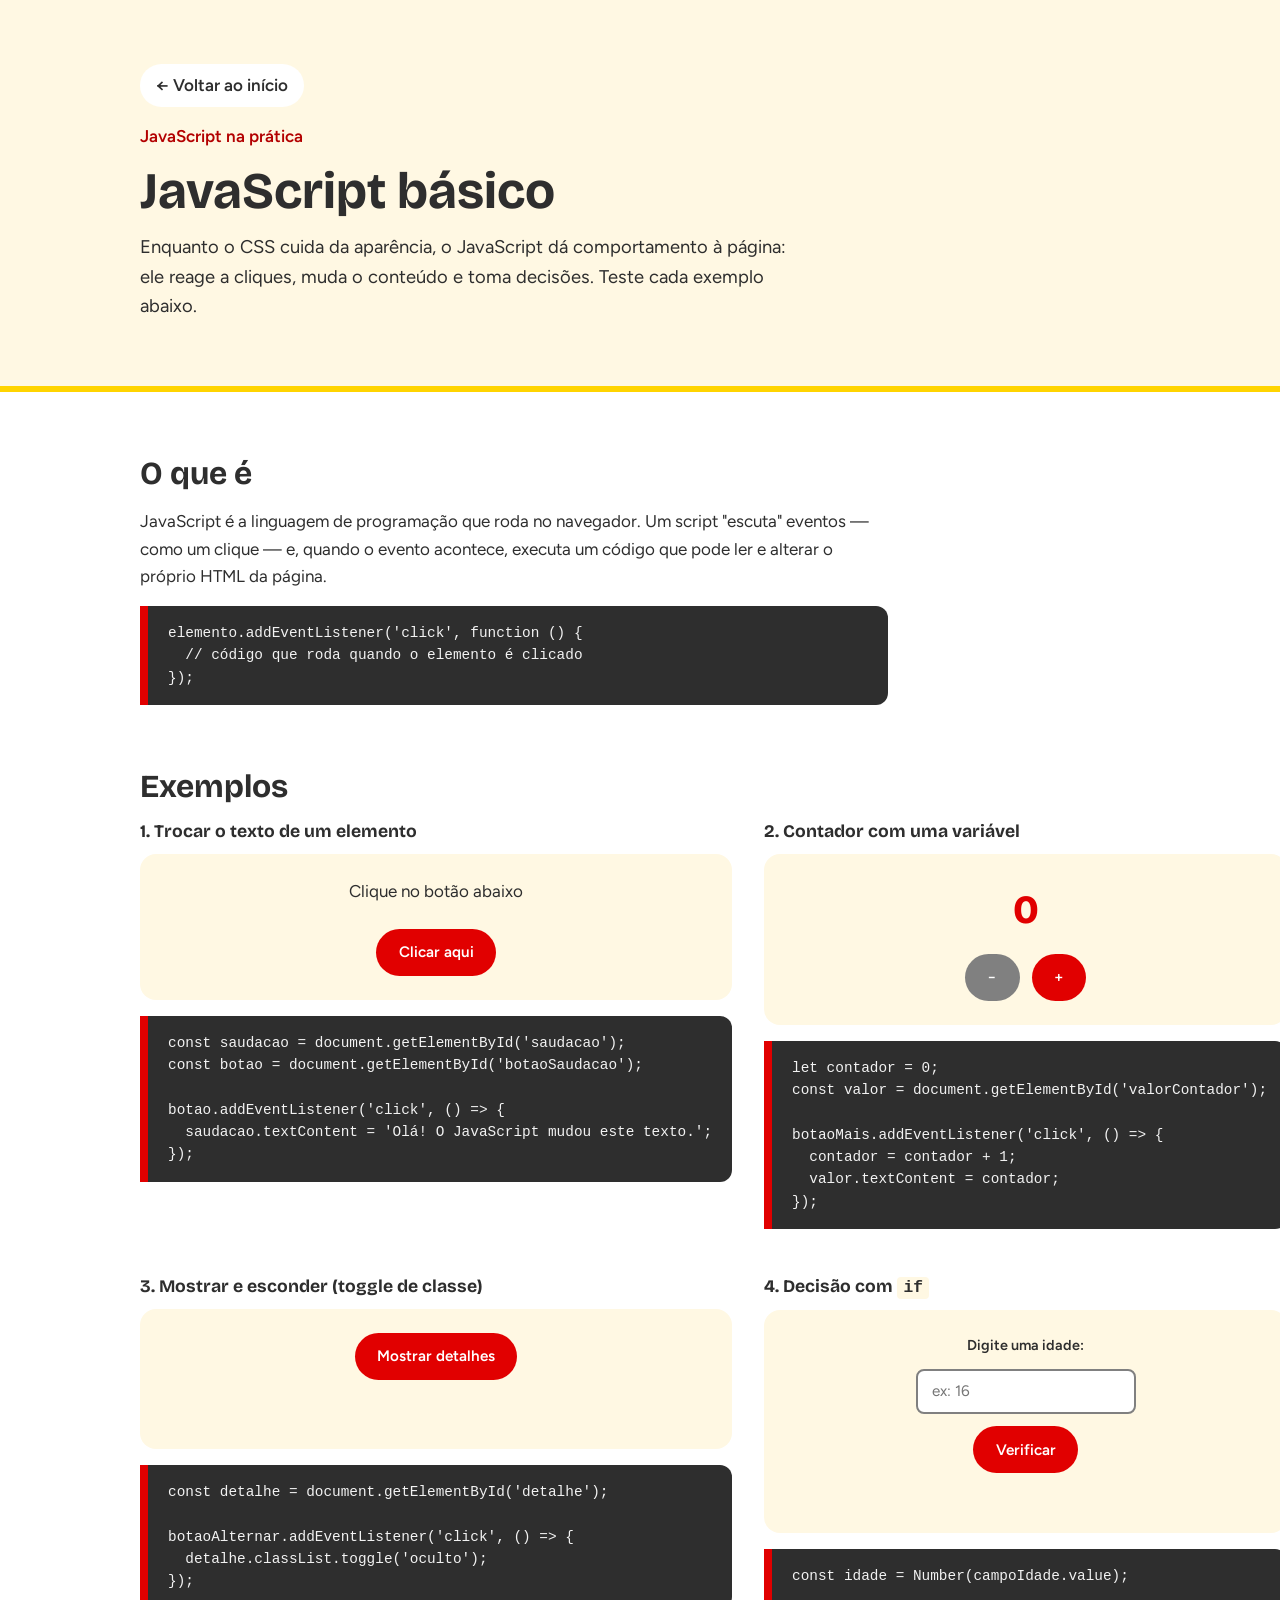
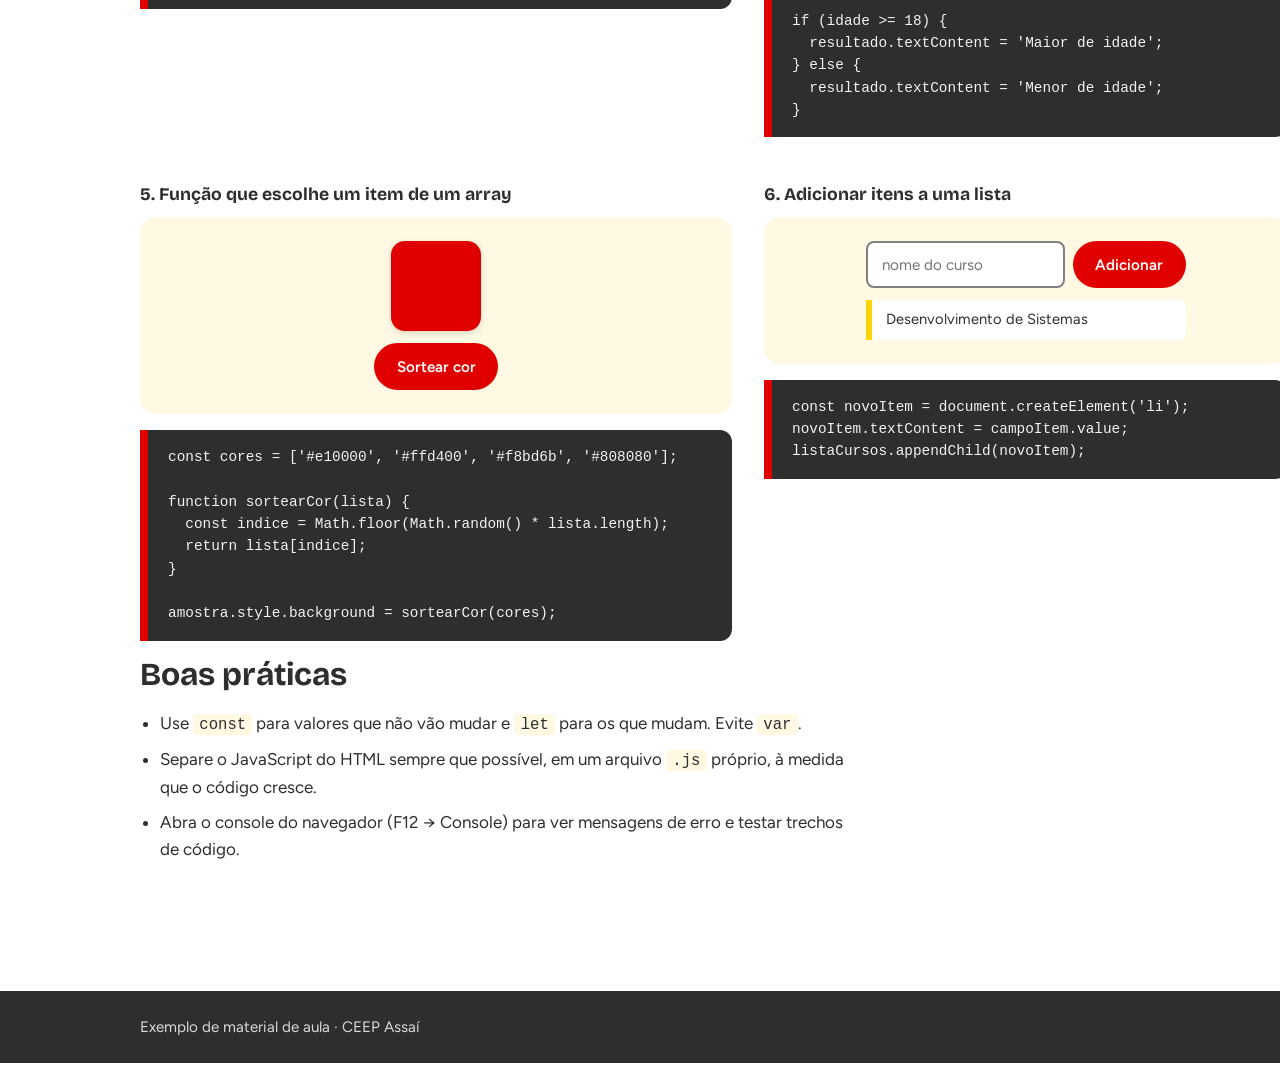
<file: javascript-demo.html>
<!DOCTYPE html>
<html lang="pt-BR">
<head>
  <meta charset="UTF-8">
  <meta name="viewport" content="width=device-width, initial-scale=1">
  <title>JavaScript básico – demonstração</title>
  <meta name="description" content="Página de demonstração de JavaScript básico: variáveis, eventos, funções e manipulação do DOM, com exemplos ao vivo e código.">

  <link rel="preconnect" href="https://fonts.googleapis.com">
  <link rel="preconnect" href="https://fonts.gstatic.com" crossorigin>
  <link href="https://fonts.googleapis.com/css2?family=Bricolage+Grotesque:opsz,wght@12..96,700;12..96,800&family=Figtree:wght@400;500;600&display=swap" rel="stylesheet">
  <link rel="stylesheet" href="javascript-demo.css">
</head>
<body>

  <header class="topo">
    <div class="container">
      <a class="voltar" href="index.html">← Voltar ao início</a>
      <p class="topo__contexto">JavaScript na prática</p>
      <h1>JavaScript básico</h1>
      <p class="topo__lead">Enquanto o CSS cuida da aparência, o JavaScript dá comportamento à página: ele reage a cliques, muda o conteúdo e toma decisões. Teste cada exemplo abaixo.</p>
    </div>
  </header>

  <main class="container">

    <section class="explicacao">
      <h2>O que é</h2>
      <p>JavaScript é a linguagem de programação que roda no navegador. Um script "escuta" eventos — como um clique — e, quando o evento acontece, executa um código que pode ler e alterar o próprio HTML da página.</p>
<pre class="codigo"><code>elemento.addEventListener('click', function () {
  // código que roda quando o elemento é clicado
});</code></pre>
    </section>

    <section class="exemplos" aria-labelledby="titulo-exemplos">
      <h2 id="titulo-exemplos">Exemplos</h2>

      <ul class="grade">

        <!-- 1: trocar texto -->
        <li class="exemplo">
          <h3>1. Trocar o texto de um elemento</h3>
          <div class="palco">
            <p id="saudacao">Clique no botão abaixo</p>
            <button class="demo-botao" id="botaoSaudacao" type="button">Clicar aqui</button>
          </div>
<pre class="codigo"><code>const saudacao = document.getElementById('saudacao');
const botao = document.getElementById('botaoSaudacao');

botao.addEventListener('click', () =&gt; {
  saudacao.textContent = 'Olá! O JavaScript mudou este texto.';
});</code></pre>
        </li>

        <!-- 2: contador -->
        <li class="exemplo">
          <h3>2. Contador com uma variável</h3>
          <div class="palco">
            <p class="contador__valor" id="valorContador">0</p>
            <div class="contador__botoes">
              <button class="demo-botao demo-botao--secundario" id="botaoMenos" type="button">−</button>
              <button class="demo-botao" id="botaoMais" type="button">+</button>
            </div>
          </div>
<pre class="codigo"><code>let contador = 0;
const valor = document.getElementById('valorContador');

botaoMais.addEventListener('click', () =&gt; {
  contador = contador + 1;
  valor.textContent = contador;
});</code></pre>
        </li>

        <!-- 3: mostrar/esconder (toggle de classe) -->
        <li class="exemplo">
          <h3>3. Mostrar e esconder (toggle de classe)</h3>
          <div class="palco">
            <button class="demo-botao" id="botaoAlternar" type="button">Mostrar detalhes</button>
            <p class="detalhe oculto" id="detalhe">Este parágrafo estava escondido com a classe <code>.oculto</code>.</p>
          </div>
<pre class="codigo"><code>const detalhe = document.getElementById('detalhe');

botaoAlternar.addEventListener('click', () =&gt; {
  detalhe.classList.toggle('oculto');
});</code></pre>
        </li>

        <!-- 4: condicional (validação simples) -->
        <li class="exemplo">
          <h3>4. Decisão com <code>if</code></h3>
          <div class="palco">
            <label class="campo" for="campoIdade">Digite uma idade:</label>
            <input class="demo-input" id="campoIdade" type="number" min="0" placeholder="ex: 16">
            <button class="demo-botao" id="botaoVerificar" type="button">Verificar</button>
            <p class="resultado" id="resultadoIdade"></p>
          </div>
<pre class="codigo"><code>const idade = Number(campoIdade.value);

if (idade &gt;= 18) {
  resultado.textContent = 'Maior de idade';
} else {
  resultado.textContent = 'Menor de idade';
}</code></pre>
        </li>

        <!-- 5: função + array (cor aleatória) -->
        <li class="exemplo">
          <h3>5. Função que escolhe um item de um array</h3>
          <div class="palco">
            <div class="amostra" id="amostraCor"></div>
            <button class="demo-botao" id="botaoCor" type="button">Sortear cor</button>
          </div>
<pre class="codigo"><code>const cores = ['#e10000', '#ffd400', '#f8bd6b', '#808080'];

function sortearCor(lista) {
  const indice = Math.floor(Math.random() * lista.length);
  return lista[indice];
}

amostra.style.background = sortearCor(cores);</code></pre>
        </li>

        <!-- 6: lista dinâmica -->
        <li class="exemplo">
          <h3>6. Adicionar itens a uma lista</h3>
          <div class="palco">
            <div class="adicionar-item">
              <input class="demo-input" id="campoItem" type="text" placeholder="nome do curso">
              <button class="demo-botao" id="botaoAdicionar" type="button">Adicionar</button>
            </div>
            <ul class="lista-dinamica" id="listaCursos">
              <li>Desenvolvimento de Sistemas</li>
            </ul>
          </div>
<pre class="codigo"><code>const novoItem = document.createElement('li');
novoItem.textContent = campoItem.value;
listaCursos.appendChild(novoItem);</code></pre>
        </li>

      </ul>
    </section>

    <section class="dica">
      <h2>Boas práticas</h2>
      <ul>
        <li>Use <code>const</code> para valores que não vão mudar e <code>let</code> para os que mudam. Evite <code>var</code>.</li>
        <li>Separe o JavaScript do HTML sempre que possível, em um arquivo <code>.js</code> próprio, à medida que o código cresce.</li>
        <li>Abra o console do navegador (F12 → Console) para ver mensagens de erro e testar trechos de código.</li>
      </ul>
    </section>

  </main>

  <footer class="rodape">
    <div class="container">
      <p>Exemplo de material de aula · CEEP Assaí</p>
    </div>
  </footer>

  <script>
    // 1. Trocar texto
    document.getElementById('botaoSaudacao').addEventListener('click', () => {
      document.getElementById('saudacao').textContent = 'Olá! O JavaScript mudou este texto.';
    });

    // 2. Contador
    let contador = 0;
    const valorContador = document.getElementById('valorContador');
    document.getElementById('botaoMais').addEventListener('click', () => {
      contador += 1;
      valorContador.textContent = contador;
    });
    document.getElementById('botaoMenos').addEventListener('click', () => {
      contador -= 1;
      valorContador.textContent = contador;
    });

    // 3. Mostrar/esconder
    document.getElementById('botaoAlternar').addEventListener('click', (evento) => {
      const detalhe = document.getElementById('detalhe');
      detalhe.classList.toggle('oculto');
      evento.target.textContent = detalhe.classList.contains('oculto')
        ? 'Mostrar detalhes'
        : 'Esconder detalhes';
    });

    // 4. Condicional
    document.getElementById('botaoVerificar').addEventListener('click', () => {
      const campoIdade = document.getElementById('campoIdade');
      const resultado = document.getElementById('resultadoIdade');
      const idade = Number(campoIdade.value);

      if (campoIdade.value === '') {
        resultado.textContent = 'Digite um número primeiro.';
      } else if (idade >= 18) {
        resultado.textContent = 'Maior de idade';
      } else {
        resultado.textContent = 'Menor de idade';
      }
    });

    // 5. Cor aleatória
    const cores = ['#e10000', '#ffd400', '#f8bd6b', '#808080'];
    function sortearCor(lista) {
      const indice = Math.floor(Math.random() * lista.length);
      return lista[indice];
    }
    const amostraCor = document.getElementById('amostraCor');
    amostraCor.style.background = cores[0];
    document.getElementById('botaoCor').addEventListener('click', () => {
      amostraCor.style.background = sortearCor(cores);
    });

    // 6. Lista dinâmica
    document.getElementById('botaoAdicionar').addEventListener('click', () => {
      const campoItem = document.getElementById('campoItem');
      if (campoItem.value.trim() === '') return;

      const novoItem = document.createElement('li');
      novoItem.textContent = campoItem.value;
      document.getElementById('listaCursos').appendChild(novoItem);
      campoItem.value = '';
    });
  </script>

</body>
</html>
</file>
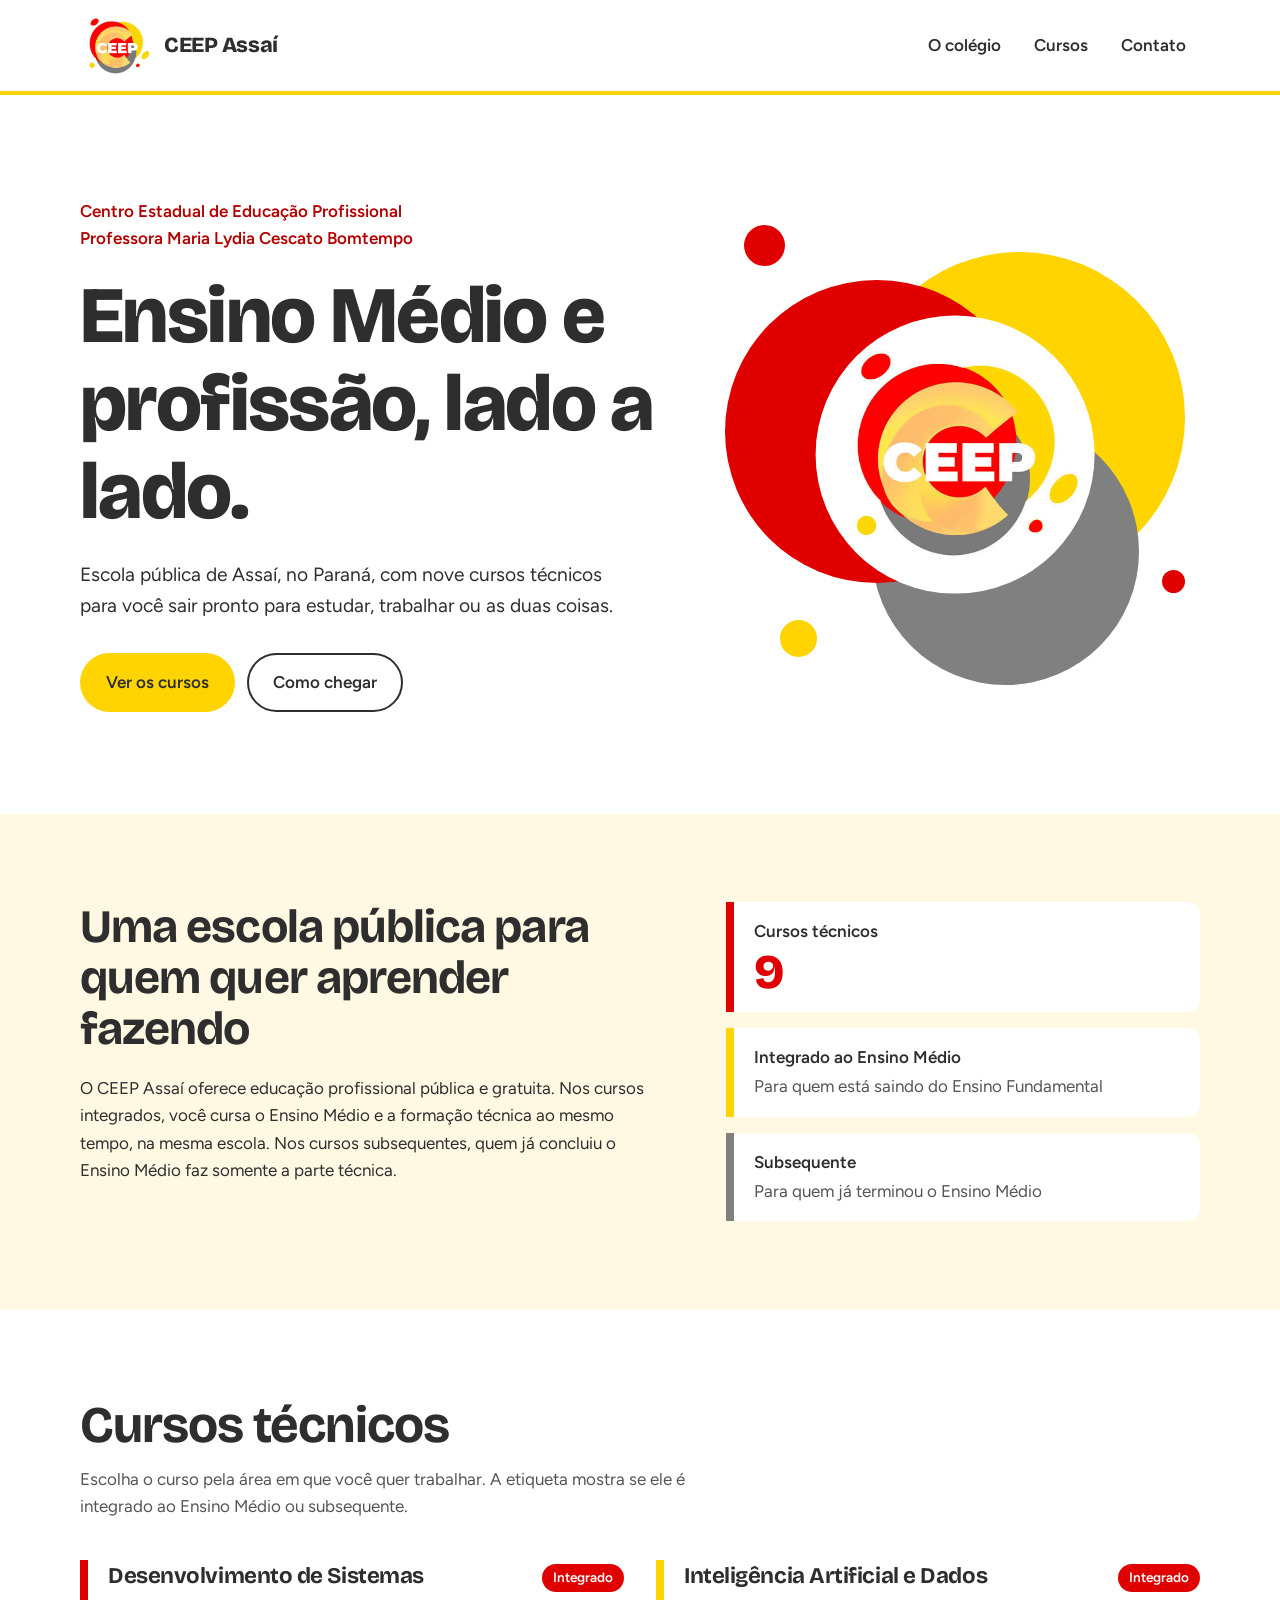
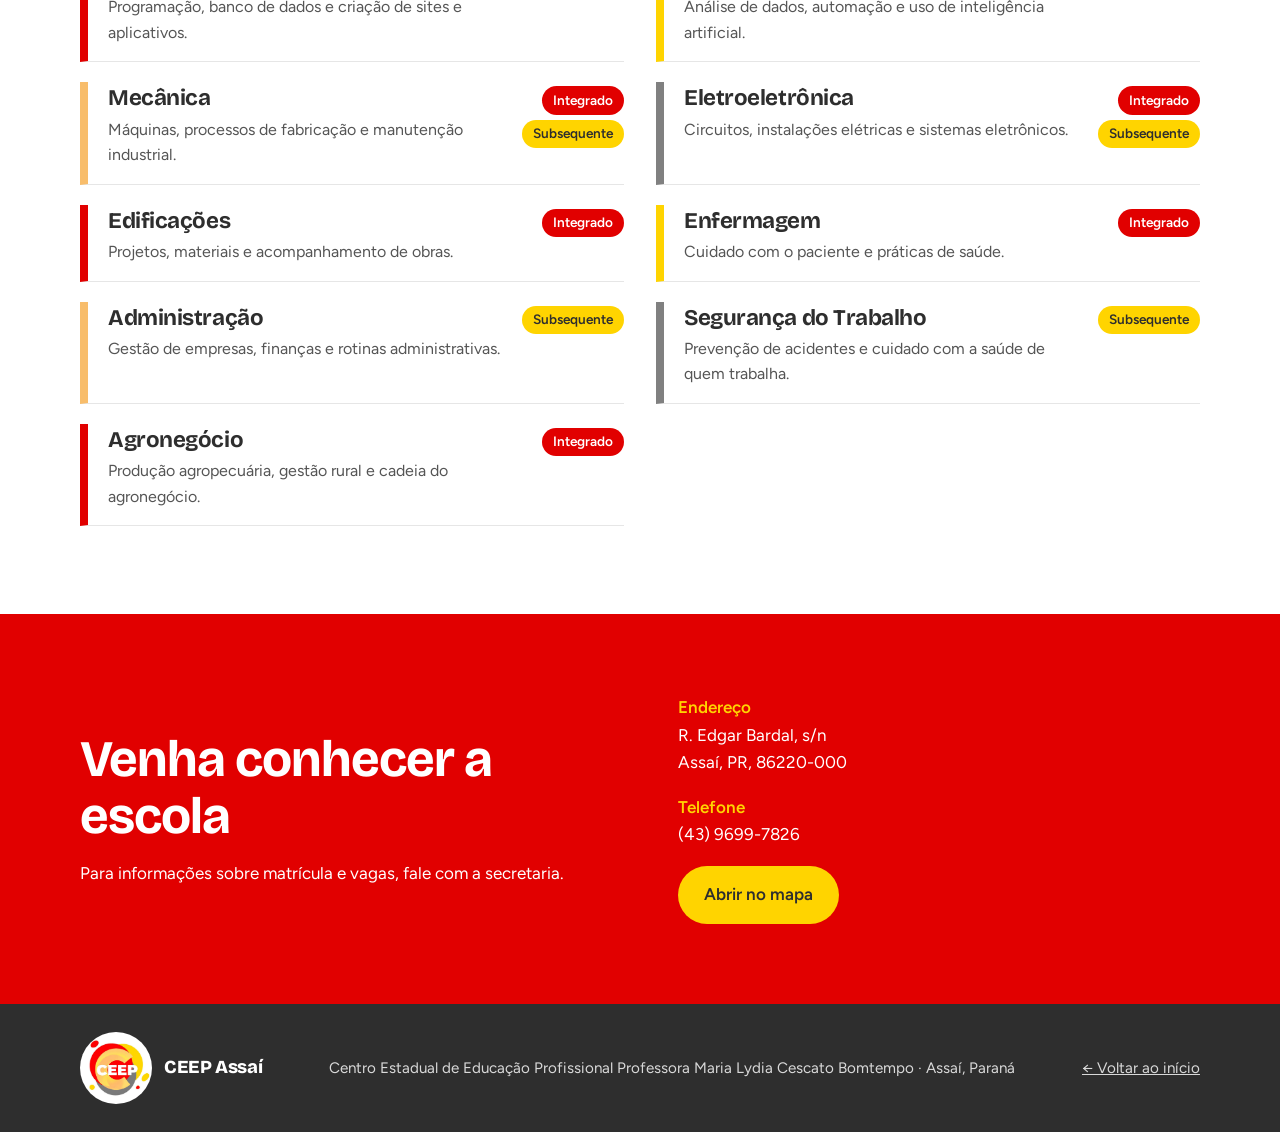
<file: site-principal.html>
<!DOCTYPE html>
<html lang="pt-BR">
<head>
  <meta charset="UTF-8">
  <meta name="viewport" content="width=device-width, initial-scale=1">
  <title>CEEP Assaí – Centro Estadual de Educação Profissional</title>
  <meta name="description" content="CEEP Professora Maria Lydia Cescato Bomtempo, em Assaí (PR): cursos técnicos integrados ao Ensino Médio e subsequentes.">

  <link rel="preconnect" href="https://fonts.googleapis.com">
  <link rel="preconnect" href="https://fonts.gstatic.com" crossorigin>
  <link href="https://fonts.googleapis.com/css2?family=Bricolage+Grotesque:opsz,wght@12..96,500;12..96,700;12..96,800&family=Figtree:wght@400;500;600&display=swap" rel="stylesheet">
  <link rel="stylesheet" href="site-principal.css">
</head>
<body>

  <a class="pular" href="#cursos">Ir para os cursos</a>

  <header class="topo">
    <div class="container topo__linha">
      <a class="marca" href="#inicio" aria-label="CEEP Assaí – início">
        <img class="marca__logo" src="imagens/logo-colegio.jpg" alt="Logo do CEEP Assaí">
        <span class="marca__nome">CEEP Assaí</span>
      </a>

      <nav class="menu" aria-label="Principal">
        <a href="#sobre">O colégio</a>
        <a href="#cursos">Cursos</a>
        <a href="#contato">Contato</a>
      </nav>
    </div>
  </header>

  <main id="inicio">

    <!-- HERO -->
    <section class="hero">
      <div class="container hero__grade">
        <div class="hero__texto">
          <p class="hero__escola">Centro Estadual de Educação Profissional<br>Professora Maria Lydia Cescato Bomtempo</p>
          <h1>Ensino Médio e profissão, lado a lado.</h1>
          <p class="hero__lead">Escola pública de Assaí, no Paraná, com nove cursos técnicos para você sair pronto para estudar, trabalhar ou as duas coisas.</p>
          <div class="hero__acoes">
            <a class="botao botao--amarelo" href="#cursos">Ver os cursos</a>
            <a class="botao botao--linha" href="#contato">Como chegar</a>
          </div>
        </div>

        <div class="hero__arte">
          <div class="hero__circulos" aria-hidden="true">
            <span class="circulo circulo--amarelo"></span>
            <span class="circulo circulo--cinza"></span>
            <span class="circulo circulo--vermelho"></span>
            <span class="circulo circulo--pessego"></span>
            <span class="ponto ponto--1"></span>
            <span class="ponto ponto--2"></span>
            <span class="ponto ponto--3"></span>
          </div>
          <img class="marca__logo hero__logo" src="imagens/logo-colegio.jpg" alt="Logo do CEEP Assaí">
        </div>
      </div>
    </section>

    <!-- SOBRE -->
    <section class="sobre" id="sobre">
      <div class="container sobre__grade">
        <div>
          <h2>Uma escola pública para quem quer aprender fazendo</h2>
          <p>O CEEP Assaí oferece educação profissional pública e gratuita. Nos cursos integrados, você cursa o Ensino Médio e a formação técnica ao mesmo tempo, na mesma escola. Nos cursos subsequentes, quem já concluiu o Ensino Médio faz somente a parte técnica.</p>
        </div>

        <dl class="fatos">
          <div>
            <dt>Cursos técnicos</dt>
            <dd>9</dd>
          </div>
          <div>
            <dt>Integrado ao Ensino Médio</dt>
            <dd>Para quem está saindo do Ensino Fundamental</dd>
          </div>
          <div>
            <dt>Subsequente</dt>
            <dd>Para quem já terminou o Ensino Médio</dd>
          </div>
        </dl>
      </div>
    </section>

    <!-- CURSOS -->
    <section class="cursos" id="cursos">
      <div class="container">
        <h2>Cursos técnicos</h2>
        <p class="cursos__intro">Escolha o curso pela área em que você quer trabalhar. A etiqueta mostra se ele é integrado ao Ensino Médio ou subsequente.</p>

        <ul class="lista">
          <li class="curso curso--vermelho">
            <div class="curso__info">
              <h3>Desenvolvimento de Sistemas</h3>
              <p>Programação, banco de dados e criação de sites e aplicativos.</p>
            </div>
            <span class="etiquetas"><span class="etiqueta etiqueta--integrado">Integrado</span></span>
          </li>

          <li class="curso curso--amarelo">
            <div class="curso__info">
              <h3>Inteligência Artificial e Dados</h3>
              <p>Análise de dados, automação e uso de inteligência artificial.</p>
            </div>
            <span class="etiquetas"><span class="etiqueta etiqueta--integrado">Integrado</span></span>
          </li>

          <li class="curso curso--pessego">
            <div class="curso__info">
              <h3>Mecânica</h3>
              <p>Máquinas, processos de fabricação e manutenção industrial.</p>
            </div>
            <span class="etiquetas">
              <span class="etiqueta etiqueta--integrado">Integrado</span>
              <span class="etiqueta etiqueta--subsequente">Subsequente</span>
            </span>
          </li>

          <li class="curso curso--cinza">
            <div class="curso__info">
              <h3>Eletroeletrônica</h3>
              <p>Circuitos, instalações elétricas e sistemas eletrônicos.</p>
            </div>
            <span class="etiquetas"><span class="etiqueta etiqueta--integrado">Integrado</span>
            <span class="etiquetas"><span class="etiqueta etiqueta--subsequente">Subsequente</span>
          </li>

          <li class="curso curso--vermelho">
            <div class="curso__info">
              <h3>Edificações</h3>
              <p>Projetos, materiais e acompanhamento de obras.</p>
            </div>
            <span class="etiquetas"><span class="etiqueta etiqueta--integrado">Integrado</span></span>
          </li>

          <li class="curso curso--amarelo">
            <div class="curso__info">
              <h3>Enfermagem</h3>
              <p>Cuidado com o paciente e práticas de saúde.</p>
            </div>
            <span class="etiquetas"><span class="etiqueta etiqueta--integrado">Integrado</span></span>
          </li>

          <li class="curso curso--pessego">
            <div class="curso__info">
              <h3>Administração</h3>
              <p>Gestão de empresas, finanças e rotinas administrativas.</p>
            </div>
            <span class="etiquetas"><span class="etiqueta etiqueta--subsequente">Subsequente</span></span>
          </li>

          <li class="curso curso--cinza">
            <div class="curso__info">
              <h3>Segurança do Trabalho</h3>
              <p>Prevenção de acidentes e cuidado com a saúde de quem trabalha.</p>
            </div>
            <span class="etiquetas"><span class="etiqueta etiqueta--subsequente">Subsequente</span></span>
          </li>

          <li class="curso curso--vermelho">
            <div class="curso__info">
              <h3>Agronegócio</h3>
              <p>Produção agropecuária, gestão rural e cadeia do agronegócio.</p>
            </div>
            <span class="etiquetas"><span class="etiqueta etiqueta--integrado">Integrado</span></span>
          </li>
        </ul>
      </div>
    </section>

    <!-- CONTATO -->
    <section class="contato" id="contato">
      <div class="container contato__grade">
        <div>
          <h2>Venha conhecer a escola</h2>
          <p>Para informações sobre matrícula e vagas, fale com a secretaria.</p>
        </div>

        <address class="contato__dados">
          <p><strong>Endereço</strong>R. Edgar Bardal, s/n<br>Assaí, PR, 86220-000</p>
          <p><strong>Telefone</strong>(43) 9699-7826</p>
          <a class="botao botao--amarelo" href="https://www.google.com/maps/search/?api=1&query=CEEP+Maria+Lydia+Cescato+Bomtempo+Assa%C3%AD+PR" target="_blank" rel="noopener">Abrir no mapa</a>
        </address>
      </div>
    </section>
  </main>

  <footer class="rodape">
    <div class="container rodape__linha">
      <div class="marca marca--rodape">
        <img class="marca__logo_footer" src="imagens/logo-colegio.jpg" alt="Logo do CEEP Assaí">
        <span class="marca__nome">CEEP Assaí</span>
        
      </div>
      <p>Centro Estadual de Educação Profissional Professora Maria Lydia Cescato Bomtempo · Assaí, Paraná</p>
            <a class="voltar" href="index.html">← Voltar ao início</a>

    </div>
    
  </footer>

</body>
</html>
</file>
<file: index.css>
/* ==========================================================
   Apresentação das etapas – apresentacao.css
   Mesma paleta do site: vermelho, amarelo, pêssego e cinza
   ========================================================== */

:root {
  --vermelho: #e10000;
  --vermelho-escuro: #b30000;
  --amarelo: #ffd400;
  --pessego: #f8bd6b;
  --cinza: #808080;
  --cinza-escuro: #2e2e2e;
  --creme: #fff8e3;
  --branco: #ffffff;

  --fonte-titulo: "Bricolage Grotesque", "Segoe UI", system-ui, sans-serif;
  --fonte-texto: "Figtree", "Segoe UI", system-ui, sans-serif;
  --fonte-codigo: Consolas, "Courier New", monospace;

  --largura: 960px;
}

*,
*::before,
*::after { box-sizing: border-box; }

html { scroll-behavior: smooth; }

body {
  margin: 0;
  font-family: var(--fonte-texto);
  font-size: 1.0625rem;
  line-height: 1.6;
  color: var(--cinza-escuro);
  background: var(--branco);
}

h1, h2, h3 {
  font-family: var(--fonte-titulo);
  line-height: 1.1;
  margin: 0;
  letter-spacing: -0.02em;
}

p { margin: 0; }

a { color: inherit; }

:focus-visible {
  outline: 3px solid var(--cinza-escuro);
  outline-offset: 3px;
}

.container {
  width: min(100% - 2.5rem, var(--largura));
  margin-inline: auto;
}

.visualmente-oculto {
  position: absolute;
  width: 1px;
  height: 1px;
  overflow: hidden;
  clip-path: inset(50%);
  white-space: nowrap;
}

/* ---------- Botões ---------- */
.botao {
  display: inline-block;
  padding: 0.85rem 1.5rem;
  border-radius: 999px;
  font-weight: 600;
  text-decoration: none;
  transition: transform 0.15s, background-color 0.15s;
}
.botao:hover { transform: translateY(-2px); }

.botao--amarelo { background: var(--amarelo); color: var(--cinza-escuro); }
.botao--amarelo:hover { background: var(--pessego); }

.botao--vermelho { background: var(--vermelho); color: var(--branco); }
.botao--vermelho:hover { background: var(--vermelho-escuro); }

/* ---------- Capa ---------- */
.capa {
  background: var(--creme);
  border-bottom: 6px solid var(--amarelo);
  padding-block: clamp(3rem, 8vw, 6rem);
}

.capa__grade {
  display: grid;
  grid-template-columns: 1.4fr 0.6fr;
  align-items: center;
  gap: 2rem;
}

.capa__contexto {
  font-weight: 600;
  color: var(--vermelho-escuro);
  margin-bottom: 1rem;
}

.capa h1 {
  font-size: clamp(2.4rem, 6vw, 4.4rem);
  font-weight: 800;
  max-width: 14ch;
}

.capa__lead {
  margin: 1.25rem 0 2rem;
  max-width: 44ch;
  font-size: 1.2rem;
}

.capa__logo {
  justify-self: center;
  width: min(100%, 240px);
}

.capa__logo img {
  display: block;
  width: 100%;
  aspect-ratio: 1 / 1;
  object-fit: cover;
  border-radius: 50%;
  background: var(--branco);
  box-shadow: 0 0 0 8px var(--branco);
}

/* ---------- Etapas (linha do tempo) ---------- */
.etapas {
  --lado: 4.5rem;
  list-style: none;
  margin: 0;
  padding: clamp(3rem, 7vw, 5rem) 0;
}

.etapa {
  --cor: var(--vermelho);
  --cor-texto: var(--branco);
  position: relative;
  display: grid;
  grid-template-columns: var(--lado) 1fr;
  gap: 1.5rem;
  padding-bottom: 3.5rem;
}
.etapa--vermelho { --cor: var(--vermelho); --cor-texto: var(--branco); }
.etapa--amarelo  { --cor: var(--amarelo);  --cor-texto: var(--cinza-escuro); }
.etapa--cinza    { --cor: var(--cinza);    --cor-texto: var(--branco); }

/* linha que liga uma etapa à seguinte */
.etapa::before {
  content: "";
  position: absolute;
  left: calc(var(--lado) / 2 - 2px);
  top: var(--lado);
  bottom: 0;
  width: 4px;
  background: var(--cor);
  opacity: 0.35;
}
.etapa:last-child { padding-bottom: 0; }
.etapa:last-child::before { display: none; }

.etapa__marca {
  display: grid;
  place-items: center;
  width: var(--lado);
  height: var(--lado);
  border-radius: 50%;
  background: var(--cor);
  color: var(--cor-texto);
  font-family: var(--fonte-titulo);
  font-weight: 800;
  font-size: 2rem;
}

.etapa__corpo { padding-top: 0.5rem; }

.etapa h3 { font-size: clamp(1.6rem, 3.5vw, 2.3rem); }

.etapa__corpo > p { margin-top: 0.85rem; max-width: 62ch; }

.pontos {
  margin: 1.25rem 0 0;
  padding-left: 1.25rem;
  max-width: 62ch;
}
.pontos li { margin-bottom: 0.4rem; }
.pontos li::marker { color: var(--cor); }

code {
  font-family: var(--fonte-codigo);
  font-size: 0.92em;
  background: var(--creme);
  padding: 0.1em 0.35em;
  border-radius: 4px;
}

.codigo {
  margin: 1.5rem 0;
  padding: 1.25rem 1.5rem;
  background: var(--cinza-escuro);
  color: #f2f2f2;
  border-left: 8px solid var(--cor);
  border-radius: 0 12px 12px 0;
  overflow-x: auto;
  font-size: 0.95rem;
  line-height: 1.55;
}
.codigo code {
  background: none;
  padding: 0;
  font-size: inherit;
}

/* etapa ainda não pronta */
.etapa--breve .etapa__marca {
  background: var(--branco);
  color: var(--cinza);
  border: 3px dashed var(--cinza);
}

.etapa__aviso {
  display: inline-block;
  margin-top: 1rem;
  padding: 0.25rem 0.9rem;
  border: 2px dashed var(--cinza);
  border-radius: 999px;
  font-weight: 600;
  color: var(--cinza);
}

/* ---------- Rodapé ---------- */
.rodape {
  background: var(--cinza-escuro);
  color: #d9d9d9;
  padding-block: 1.75rem;
  font-size: 0.95rem;
}

.rodape__linha {
  display: flex;
  flex-wrap: wrap;
  align-items: center;
  justify-content: space-between;
  gap: 1rem;
}

.rodape a { color: var(--amarelo); text-underline-offset: 3px; }

/* ---------- Telas menores ---------- */
@media (max-width: 720px) {
  .capa__grade { grid-template-columns: 1fr; }
  .capa__logo { order: -1; width: 150px; justify-self: start; }

  .etapas { --lado: 3.25rem; }
  .etapa { gap: 1rem; }
  .etapa__marca { font-size: 1.5rem; }
}

@media (prefers-reduced-motion: reduce) {
  html { scroll-behavior: auto; }
  .botao { transition: none; }
  .botao:hover { transform: none; }
}
</file>
<file: box-model-demo.css>
/* ==========================================================
   Demonstração do box model – box-model-demo.css
   Mesmo estilo de hover-demo.css
   ========================================================== */

:root {
  --vermelho: #e10000;
  --vermelho-escuro: #b30000;
  --amarelo: #ffd400;
  --pessego: #f8bd6b;
  --cinza: #808080;
  --cinza-escuro: #2e2e2e;
  --creme: #fff8e3;
  --branco: #ffffff;

  --fonte-titulo: "Bricolage Grotesque", "Segoe UI", system-ui, sans-serif;
  --fonte-texto: "Figtree", "Segoe UI", system-ui, sans-serif;
  --fonte-codigo: Consolas, "Courier New", monospace;

  --largura: 1000px;
}

*,
*::before,
*::after { box-sizing: border-box; }

body {
  margin: 0;
  font-family: var(--fonte-texto);
  font-size: 1.0625rem;
  line-height: 1.6;
  color: var(--cinza-escuro);
  background: var(--branco);
}

h1, h2, h3 {
  font-family: var(--fonte-titulo);
  line-height: 1.15;
  margin: 0 0 0.5rem;
}

p { margin: 0 0 0.75rem; }
p:last-child { margin-bottom: 0; }

.container {
  width: min(100% - 2.5rem, var(--largura));
  margin-inline: auto;
}

code {
  font-family: var(--fonte-codigo);
  font-size: 0.92em;
  background: var(--creme);
  padding: 0.1em 0.4em;
  border-radius: 4px;
}

/* ---------- Topo ---------- */
.topo {
  background: var(--creme);
  border-bottom: 6px solid var(--amarelo);
  padding-block: clamp(2.5rem, 6vw, 4rem);
}

.topo__contexto {
  font-weight: 600;
  color: var(--vermelho-escuro);
}

.voltar {
  display: inline-block;
  margin-bottom: 1rem;
  text-decoration: none;
  font-weight: 600;
  color: var(--cinza-escuro);
  padding: 0.5rem 1rem;
  border-radius: 999px;
  background: var(--branco);
  transition: background-color 0.2s, transform 0.2s;
}
.voltar:hover { background: var(--amarelo); transform: translateX(-3px); }

.topo h1 {
  font-size: clamp(2.1rem, 5vw, 3.2rem);
}
.topo h1 code {
  font-family: var(--fonte-codigo);
  background: none;
  padding: 0;
  color: var(--vermelho);
}

.topo__lead {
  max-width: 56ch;
  font-size: 1.15rem;
  margin-top: 0.75rem;
}

main { padding-block: clamp(2.5rem, 6vw, 4rem); }

.explicacao, .dica { max-width: 68ch; margin-bottom: clamp(2.5rem, 6vw, 4rem); }
.diagrama, .exemplos { margin-bottom: clamp(2.5rem, 6vw, 4rem); }

h2 { font-size: clamp(1.6rem, 3vw, 2rem); margin-bottom: 1rem; }

.pontos {
  margin: 0.75rem 0 1rem;
  padding-left: 1.25rem;
  max-width: 64ch;
}
.pontos li { margin-bottom: 0.4rem; }
.pontos li::marker { color: var(--vermelho); }

.codigo {
  margin: 1rem 0;
  padding: 1rem 1.25rem;
  background: var(--cinza-escuro);
  color: #f2f2f2;
  border-left: 8px solid var(--vermelho);
  border-radius: 0 12px 12px 0;
  overflow-x: auto;
  font-size: 0.92rem;
  line-height: 1.55;
}
.codigo code { background: none; padding: 0; font-size: inherit; color: inherit; }
.codigo span { color: var(--amarelo); font-weight: 600; }

.dica ul { margin: 0; padding-left: 1.25rem; max-width: 64ch; }
.dica li { margin-bottom: 0.5rem; }

/* ---------- Diagrama das camadas ---------- */
.camadas {
  display: flex;
  justify-content: center;
}

.camada {
  display: flex;
  flex-direction: column;
  align-items: center;
  font-size: 0.8rem;
  font-weight: 700;
  font-family: var(--fonte-titulo);
  letter-spacing: 0.04em;
  text-transform: uppercase;
  border-radius: 10px;
}

.camada--margin   { padding: 1.75rem; background: var(--creme); color: var(--vermelho-escuro); }
.camada--border   { padding: 1.25rem; background: var(--pessego); color: var(--cinza-escuro); }
.camada--padding  { padding: 1.25rem; background: var(--amarelo); color: var(--cinza-escuro); }
.camada--content  {
  padding: 1.5rem 2rem;
  background: var(--vermelho);
  color: var(--branco);
  border-radius: 6px;
}

/* ---------- Laboratório interativo ---------- */
.exemplos__intro { max-width: 64ch; margin-bottom: 1.5rem; }

.laboratorio {
  display: grid;
  grid-template-columns: 1fr 1fr;
  gap: 2rem;
  align-items: center;
  padding: 1.5rem;
  background: var(--creme);
  border-radius: 16px;
}

.laboratorio__palco {
  display: grid;
  place-items: center;
  min-height: 220px;
  overflow: auto;
}

.caixa-demo {
  display: grid;
  place-items: center;
  width: 140px;
  height: 90px;
  background: var(--pessego);
  border: 4px solid var(--vermelho);
  padding: 20px;
  margin: 20px;
  border-radius: 4px;
  font-weight: 600;
  font-size: 0.9rem;
  text-align: center;
  transition: padding 0.1s, border-width 0.1s, margin 0.1s;
}

.laboratorio__controles {
  display: grid;
  gap: 1.25rem;
}

.laboratorio__controles label {
  display: grid;
  gap: 0.4rem;
  font-weight: 600;
  font-size: 0.95rem;
}

.laboratorio__controles output {
  color: var(--vermelho-escuro);
}

.laboratorio__controles input[type="range"] {
  width: 100%;
  accent-color: var(--vermelho);
}

/* ---------- Grade de comparação (content-box x border-box) ---------- */
.grade {
  list-style: none;
  margin: 1.5rem 0 0;
  padding: 0;
  display: grid;
  grid-template-columns: repeat(2, 1fr);
  gap: 2rem;
}

.exemplo h3 { font-size: 1.1rem; margin-bottom: 0.75rem; }

.palco {
  display: grid;
  place-items: center;
  min-height: 140px;
  padding: 1.5rem;
  background: var(--creme);
  border-radius: 16px;
  overflow: auto;
}

.caixa-comparar {
  display: grid;
  place-items: center;
  width: 200px;
  padding: 20px;
  border: 4px solid var(--vermelho);
  background: var(--branco);
  text-align: center;
  font-size: 0.85rem;
  font-weight: 600;
  border-radius: 4px;
}

.caixa-comparar--content { box-sizing: content-box; }
.caixa-comparar--border  { box-sizing: border-box; }

/* ---------- Rodapé ---------- */
.rodape {
  background: var(--cinza-escuro);
  color: #d9d9d9;
  padding-block: 1.5rem;
  font-size: 0.95rem;
}

/* ---------- Telas menores ---------- */
@media (max-width: 640px) {
  .grade { grid-template-columns: 1fr; }
  .laboratorio { grid-template-columns: 1fr; }
}

@media (prefers-reduced-motion: reduce) {
  .caixa-demo { transition: none; }
}
</file>
<file: hover-demo.css>
/* ==========================================================
   Demonstração do :hover – hover-demo.css
   ========================================================== */

:root {
  --vermelho: #e10000;
  --vermelho-escuro: #b30000;
  --amarelo: #ffd400;
  --pessego: #f8bd6b;
  --cinza: #808080;
  --cinza-escuro: #2e2e2e;
  --creme: #fff8e3;
  --branco: #ffffff;

  --fonte-titulo: "Bricolage Grotesque", "Segoe UI", system-ui, sans-serif;
  --fonte-texto: "Figtree", "Segoe UI", system-ui, sans-serif;
  --fonte-codigo: Consolas, "Courier New", monospace;

  --largura: 1000px;
}

*,
*::before,
*::after { box-sizing: border-box; }

body {
  margin: 0;
  font-family: var(--fonte-texto);
  font-size: 1.0625rem;
  line-height: 1.6;
  color: var(--cinza-escuro);
  background: var(--branco);
}

h1, h2, h3 {
  font-family: var(--fonte-titulo);
  line-height: 1.15;
  margin: 0 0 0.5rem;
}

p { margin: 0 0 0.75rem; }
p:last-child { margin-bottom: 0; }

.container {
  width: min(100% - 2.5rem, var(--largura));
  margin-inline: auto;
}

code {
  font-family: var(--fonte-codigo);
  font-size: 0.92em;
  background: var(--creme);
  padding: 0.1em 0.4em;
  border-radius: 4px;
}

/* ---------- Topo ---------- */
.topo {
  background: var(--creme);
  border-bottom: 6px solid var(--amarelo);
  padding-block: clamp(2.5rem, 6vw, 4rem);
}

.topo__contexto {
  font-weight: 600;
  color: var(--vermelho-escuro);
}

.voltar {
  display: inline-block;
  margin-bottom: 1rem;
  text-decoration: none;
  font-weight: 600;
  color: var(--cinza-escuro);
  padding: 0.5rem 1rem;
  border-radius: 999px;
  background: var(--branco);
  transition: background-color 0.2s, transform 0.2s;
}
.voltar:hover { background: var(--amarelo); transform: translateX(-3px); }

.topo h1 {
  font-size: clamp(2.1rem, 5vw, 3.2rem);
}
.topo h1 code {
  font-family: var(--fonte-codigo);
  background: none;
  padding: 0;
  color: var(--vermelho);
}

.topo__lead {
  max-width: 56ch;
  font-size: 1.15rem;
  margin-top: 0.75rem;
}

main { padding-block: clamp(2.5rem, 6vw, 4rem); }

.explicacao, .dica { max-width: 68ch; margin-bottom: clamp(2.5rem, 6vw, 4rem); }

h2 { font-size: clamp(1.6rem, 3vw, 2rem); margin-bottom: 1rem; }

.codigo {
  margin: 1rem 0;
  padding: 1rem 1.25rem;
  background: var(--cinza-escuro);
  color: #f2f2f2;
  border-left: 8px solid var(--vermelho);
  border-radius: 0 12px 12px 0;
  overflow-x: auto;
  font-size: 0.92rem;
  line-height: 1.55;
}
.codigo code { background: none; padding: 0; font-size: inherit; }

.dica ul { margin: 0; padding-left: 1.25rem; max-width: 64ch; }
.dica li { margin-bottom: 0.5rem; }

/* ---------- Grade de exemplos ---------- */
.grade {
  list-style: none;
  margin: 0;
  padding: 0;
  display: grid;
  grid-template-columns: repeat(2, 1fr);
  gap: 2rem;
}

.exemplo h3 {
  font-size: 1.15rem;
  margin-bottom: 0.75rem;
}

.palco {
  display: grid;
  place-items: center;
  min-height: 140px;
  padding: 1.5rem;
  background: var(--creme);
  border-radius: 16px;
}

/* 1. Botão */
.demo-botao {
  font: inherit;
  font-weight: 600;
  font-size: 1rem;
  color: var(--branco);
  background: var(--vermelho);
  border: none;
  padding: 0.85rem 1.75rem;
  border-radius: 999px;
  cursor: pointer;
  transition: background-color 0.2s;
}
.demo-botao:hover { background: var(--vermelho-escuro); }

/* 2. Link */
.demo-link {
  color: var(--vermelho-escuro);
  text-decoration: none;
  font-weight: 600;
  font-size: 1.1rem;
}
.demo-link:hover { text-decoration: underline; text-underline-offset: 4px; }

/* 3. Cartão */
.demo-cartao {
  display: flex;
  flex-direction: column;
  gap: 0.35rem;
  width: 220px;
  padding: 1.25rem 1.5rem;
  background: var(--branco);
  border-radius: 14px;
  box-shadow: 0 2px 6px rgba(0,0,0,.15);
  transform: translateY(0);
  transition: transform 0.2s, box-shadow 0.2s;
}
.demo-cartao strong { font-family: var(--fonte-titulo); }
.demo-cartao span { color: #666; font-size: 0.95rem; }
.demo-cartao:hover {
  transform: translateY(-8px);
  box-shadow: 0 14px 24px rgba(0,0,0,.18);
}

/* 4. Imagem com legenda */
.demo-imagem {
  position: relative;
  width: 220px;
  height: 140px;
  border-radius: 14px;
  overflow: hidden;
}
.demo-imagem__cor {
  position: absolute;
  inset: 0;
  background: linear-gradient(135deg, var(--amarelo), var(--vermelho));
}
.demo-imagem__legenda {
  position: absolute;
  inset: auto 0 0 0;
  padding: 0.6rem 0.9rem;
  background: rgba(46, 46, 46, 0.85);
  color: var(--branco);
  font-size: 0.9rem;
  font-weight: 600;
  opacity: 0;
  transition: opacity 0.25s;
}
.demo-imagem:hover .demo-imagem__legenda { opacity: 1; }

/* 5. Menu */
.demo-menu {
  display: flex;
  flex-direction: column;
  width: 200px;
  background: var(--branco);
  border-radius: 10px;
  overflow: hidden;
}
.demo-menu a {
  padding: 0.75rem 1rem;
  text-decoration: none;
  color: var(--cinza-escuro);
  font-weight: 600;
  border-left: 4px solid transparent;
  transition: background-color 0.2s, border-color 0.2s;
}
.demo-menu a:hover {
  border-left-color: var(--amarelo);
  background: var(--creme);
}

/* 6. Ícone */
.demo-icone {
  display: inline-block;
  font-size: 3rem;
  color: var(--amarelo);
  transition: transform 0.2s;
}
.demo-icone:hover { transform: scale(1.4) rotate(-10deg); }

/* ---------- Rodapé ---------- */
.rodape {
  background: var(--cinza-escuro);
  color: #d9d9d9;
  padding-block: 1.5rem;
  font-size: 0.95rem;
}

/* ---------- Telas menores ---------- */
@media (max-width: 640px) {
  .grade { grid-template-columns: 1fr; }
}

@media (prefers-reduced-motion: reduce) {
  .demo-botao, .demo-cartao, .demo-imagem__legenda, .demo-menu a, .demo-icone {
    transition: none;
  }
}
</file>
<file: javascript-demo.css>
/* ==========================================================
   Demonstração de JavaScript básico – javascript-demo.css
   Mesmo estilo de hover-demo.css e box-model-demo.css
   ========================================================== */

:root {
  --vermelho: #e10000;
  --vermelho-escuro: #b30000;
  --amarelo: #ffd400;
  --pessego: #f8bd6b;
  --cinza: #808080;
  --cinza-escuro: #2e2e2e;
  --creme: #fff8e3;
  --branco: #ffffff;

  --fonte-titulo: "Bricolage Grotesque", "Segoe UI", system-ui, sans-serif;
  --fonte-texto: "Figtree", "Segoe UI", system-ui, sans-serif;
  --fonte-codigo: Consolas, "Courier New", monospace;

  --largura: 1000px;
}

*,
*::before,
*::after { box-sizing: border-box; }

body {
  margin: 0;
  font-family: var(--fonte-texto);
  font-size: 1.0625rem;
  line-height: 1.6;
  color: var(--cinza-escuro);
  background: var(--branco);
}

h1, h2, h3 {
  font-family: var(--fonte-titulo);
  line-height: 1.15;
  margin: 0 0 0.5rem;
}

p { margin: 0 0 0.75rem; }
p:last-child { margin-bottom: 0; }

.container {
  width: min(100% - 2.5rem, var(--largura));
  margin-inline: auto;
}

code {
  font-family: var(--fonte-codigo);
  font-size: 0.92em;
  background: var(--creme);
  padding: 0.1em 0.4em;
  border-radius: 4px;
}

/* ---------- Topo ---------- */
.topo {
  background: var(--creme);
  border-bottom: 6px solid var(--amarelo);
  padding-block: clamp(2.5rem, 6vw, 4rem);
}

.topo__contexto {
  font-weight: 600;
  color: var(--vermelho-escuro);
}

.voltar {
  display: inline-block;
  margin-bottom: 1rem;
  text-decoration: none;
  font-weight: 600;
  color: var(--cinza-escuro);
  padding: 0.5rem 1rem;
  border-radius: 999px;
  background: var(--branco);
  transition: background-color 0.2s, transform 0.2s;
}
.voltar:hover { background: var(--amarelo); transform: translateX(-3px); }

.topo h1 {
  font-size: clamp(2.1rem, 5vw, 3.2rem);
}

.topo__lead {
  max-width: 56ch;
  font-size: 1.15rem;
  margin-top: 0.75rem;
}

main { padding-block: clamp(2.5rem, 6vw, 4rem); }

.explicacao, .dica { max-width: 68ch; margin-bottom: clamp(2.5rem, 6vw, 4rem); }

h2 { font-size: clamp(1.6rem, 3vw, 2rem); margin-bottom: 1rem; }

.codigo {
  margin: 1rem 0;
  padding: 1rem 1.25rem;
  background: var(--cinza-escuro);
  color: #f2f2f2;
  border-left: 8px solid var(--vermelho);
  border-radius: 0 12px 12px 0;
  overflow-x: auto;
  font-size: 0.9rem;
  line-height: 1.55;
}
.codigo code { background: none; padding: 0; font-size: inherit; color: inherit; }

.dica ul { margin: 0; padding-left: 1.25rem; max-width: 64ch; }
.dica li { margin-bottom: 0.5rem; }

/* ---------- Grade de exemplos ---------- */
.grade {
  list-style: none;
  margin: 0;
  padding: 0;
  display: grid;
  grid-template-columns: repeat(2, 1fr);
  gap: 2rem;
}

.exemplo h3 {
  font-size: 1.1rem;
  margin-bottom: 0.75rem;
}

.palco {
  display: flex;
  flex-direction: column;
  align-items: center;
  gap: 0.75rem;
  min-height: 140px;
  padding: 1.5rem;
  background: var(--creme);
  border-radius: 16px;
  text-align: center;
}

/* Botões e campos usados nos exemplos */
.demo-botao {
  font: inherit;
  font-weight: 600;
  font-size: 0.95rem;
  color: var(--branco);
  background: var(--vermelho);
  border: none;
  padding: 0.7rem 1.4rem;
  border-radius: 999px;
  cursor: pointer;
  transition: background-color 0.2s;
}
.demo-botao:hover { background: var(--vermelho-escuro); }

.demo-botao--secundario {
  background: var(--cinza);
}
.demo-botao--secundario:hover { background: var(--cinza-escuro); }

.demo-input {
  font: inherit;
  font-size: 0.95rem;
  padding: 0.55rem 0.9rem;
  border: 2px solid var(--cinza);
  border-radius: 8px;
  width: 100%;
  max-width: 220px;
}
.demo-input:focus { border-color: var(--vermelho); outline: none; }

.campo {
  font-weight: 600;
  font-size: 0.9rem;
}

/* 2. Contador */
.contador__valor {
  font-family: var(--fonte-titulo);
  font-weight: 800;
  font-size: 2.5rem;
  color: var(--vermelho);
  margin: 0;
}
.contador__botoes { display: flex; gap: 0.75rem; }

/* 3. Mostrar/esconder */
.detalhe {
  max-width: 32ch;
  font-size: 0.95rem;
  color: var(--cinza-escuro);
}
.oculto { display: none; }

/* 4. Resultado da verificação */
.resultado {
  font-weight: 700;
  min-height: 1.4em;
}

/* 5. Amostra de cor */
.amostra {
  width: 90px;
  height: 90px;
  border-radius: 14px;
  box-shadow: 0 2px 6px rgba(0,0,0,.15);
}

/* 6. Lista dinâmica */
.adicionar-item {
  display: flex;
  gap: 0.5rem;
  width: 100%;
  max-width: 320px;
}
.adicionar-item .demo-input { max-width: none; flex: 1; }

.lista-dinamica {
  list-style: none;
  margin: 0;
  padding: 0;
  width: 100%;
  max-width: 320px;
  display: grid;
  gap: 0.4rem;
}
.lista-dinamica li {
  background: var(--branco);
  border-left: 6px solid var(--amarelo);
  padding: 0.5rem 0.9rem;
  border-radius: 0 8px 8px 0;
  text-align: left;
  font-size: 0.92rem;
}

/* ---------- Rodapé ---------- */
.rodape {
  background: var(--cinza-escuro);
  color: #d9d9d9;
  padding-block: 1.5rem;
  font-size: 0.95rem;
}

/* ---------- Telas menores ---------- */
@media (max-width: 640px) {
  .grade { grid-template-columns: 1fr; }
}
</file>
<file: site-principal.css>
:root {
  --vermelho: #e10000;
  --vermelho-escuro: #b30000;
  --amarelo: #ffd400;
  --pessego: #f8bd6b;
  --cinza: #808080;
  --cinza-escuro: #2e2e2e;
  --creme: #fff8e3;
  --branco: #ffffff;

  --fonte-titulo: "Bricolage Grotesque", "Segoe UI", system-ui, sans-serif;
  --fonte-texto: "Figtree", "Segoe UI", system-ui, sans-serif;

  --largura: 1120px;
}

*,
*::before,
*::after { box-sizing: border-box; }

html { scroll-behavior: smooth; scroll-padding-top: 5rem; }

body {
  margin: 0;
  font-family: var(--fonte-texto);
  font-size: 1.0625rem;
  line-height: 1.6;
  color: var(--cinza-escuro);
  background: var(--branco);
}

h1, h2, h3 {
  font-family: var(--fonte-titulo);
  line-height: 1.1;
  margin: 0;
  letter-spacing: -0.02em;
}

p { margin: 0; }

a { color: inherit; }

:focus-visible {
  outline: 3px solid var(--cinza-escuro);
  outline-offset: 3px;
}

.container {
  width: min(100% - 2.5rem, var(--largura));
  margin-inline: auto;
}

.pular {
  position: absolute;
  left: 1rem;
  top: -4rem;
  background: var(--amarelo);
  padding: 0.6rem 1rem;
  font-weight: 600;
  z-index: 10;
}
.pular:focus { top: 1rem; }

/* ---------- Topo ---------- */
.topo {
  position: sticky;
  top: 0;
  z-index: 5;
  background: var(--branco);
  border-bottom: 4px solid var(--amarelo);
}

.topo__linha {
  display: flex;
  align-items: center;
  justify-content: space-between;
  gap: 1rem;
  padding-block: 0.6rem;
}

.marca {
  display: inline-flex;
  align-items: center;
  gap: 0.75rem;
  text-decoration: none;
}

/* Logo (quadrada, como o arquivo original).
   A mesma classe serve para o <img> e para o espaço reservado. */
.marca__logo {
  display: block;
  flex-shrink: 0;
  width: 72px;
  height: 72px;
  aspect-ratio: 1 / 1;
  object-fit: contain;
}

.marca__logo_footer {
  display: block;
  flex-shrink: 0;
  width: 72px;
  height: 72px;
  aspect-ratio: 1 / 1;
  object-fit: contain;
  border-radius: 50px;
}



/* Espaço reservado (aparece só enquanto a logo não foi inserida) */
span.marca__logo {
  display: grid;
  place-items: center;
  border: 2px dashed var(--cinza);
  border-radius: 50%;
  font-size: 0.8rem;
  color: var(--cinza);
}

.marca__nome {
  font-family: var(--fonte-titulo);
  font-weight: 800;
  font-size: 1.35rem;
  letter-spacing: -0.02em;
}

.menu { display: flex; gap: 0.25rem; }

.menu a {
  text-decoration: none;
  font-weight: 600;
  padding: 0.5rem 0.9rem;
  border-radius: 999px;
  transition: background-color 0.15s;
}
.menu a:hover { background: var(--creme); }

/* ---------- Botões ---------- */
.botao {
  display: inline-block;
  padding: 0.85rem 1.5rem;
  border-radius: 999px;
  font-weight: 600;
  text-decoration: none;
  border: 2px solid transparent;
  transition: transform 0.15s, background-color 0.15s;
}
.botao:hover { transform: translateY(-2px); }

.botao--amarelo {
  background: var(--amarelo);
  color: var(--cinza-escuro);
}
.botao--amarelo:hover { background: var(--pessego); }

.botao--linha {
  border-color: var(--cinza-escuro);
  color: var(--cinza-escuro);
}
.botao--linha:hover { background: var(--cinza-escuro); color: var(--branco); }

/* ---------- Hero ---------- */
.hero {
  position: relative;
  overflow: hidden;
  padding-block: clamp(3rem, 8vw, 6.5rem);
}

.hero__grade {
  display: grid;
  grid-template-columns: 1.1fr 0.9fr;
  align-items: center;
  gap: 2rem;
}

.hero__escola {
  font-weight: 600;
  color: var(--vermelho-escuro);
  margin-bottom: 1.25rem;
}

.hero h1 {
  font-size: clamp(2.6rem, 6.5vw, 5rem);
  font-weight: 800;
  max-width: 13ch;
}

.hero__lead {
  margin-top: 1.5rem;
  max-width: 46ch;
  font-size: 1.2rem;
}

.hero__acoes {
  display: flex;
  flex-wrap: wrap;
  gap: 0.75rem;
  margin-top: 2rem;
}

/* Arte feita só com círculos, na paleta da logo */
.hero__arte {
  position: relative;
  aspect-ratio: 1;
  width: min(100%, 460px);
  justify-self: center;
}

.hero__circulos {
  position: absolute;
  inset: 0;
}

/* Logo centralizada sobre os círculos */
.marca__logo.hero__logo {
  position: absolute;
  top: 50%;
  left: 50%;
  width: 58%;
  height: 58%;
  transform: translate(-50%, -50%);
  z-index: 2;
}

img.hero__logo {
  background: var(--branco);
  border-radius: 50%;
  object-fit: cover;
  box-shadow: 0 0 0 6px var(--branco);
}

span.hero__logo {
  background: var(--branco);
  font-size: 1rem;
}

.circulo, .ponto {
  position: absolute;
  border-radius: 50%;
  display: block;
}

.circulo--amarelo  { background: var(--amarelo);  width: 72%; height: 72%; top: 6%;  right: 0; }
.circulo--cinza    { background: var(--cinza);    width: 58%; height: 58%; bottom: 0; right: 10%; }
.circulo--vermelho { background: var(--vermelho); width: 66%; height: 66%; top: 12%; left: 0; }
.circulo--pessego  { background: var(--pessego);  width: 40%; height: 40%; top: 32%; left: 26%; mix-blend-mode: multiply; }

.ponto--1 { background: var(--vermelho); width: 9%;  height: 9%;  top: 0;   left: 4%; }
.ponto--2 { background: var(--amarelo);  width: 8%;  height: 8%;  bottom: 6%; left: 12%; }
.ponto--3 { background: var(--vermelho); width: 5%;  height: 5%;  bottom: 20%; right: 0; }

/* ---------- Sobre ---------- */
.sobre {
  background: var(--creme);
  padding-block: clamp(3rem, 7vw, 5.5rem);
}

.sobre__grade {
  display: grid;
  grid-template-columns: 1.2fr 1fr;
  gap: clamp(2rem, 6vw, 5rem);
  align-items: start;
}

.sobre h2 {
  font-size: clamp(1.9rem, 4vw, 2.9rem);
  margin-bottom: 1.25rem;
  max-width: 18ch;
}

.sobre p { max-width: 60ch; }

.fatos { margin: 0; display: grid; gap: 1rem; }

.fatos div {
  background: var(--branco);
  border-left: 8px solid var(--vermelho);
  padding: 1rem 1.25rem;
  border-radius: 0 12px 12px 0;
}
.fatos div:nth-child(2) { border-left-color: var(--amarelo); }
.fatos div:nth-child(3) { border-left-color: var(--cinza); }

.fatos dt { font-weight: 600; }

.fatos dd {
  margin: 0.15rem 0 0;
  color: #555;
}
.fatos div:first-child dd {
  font-family: var(--fonte-titulo);
  font-weight: 800;
  font-size: 3rem;
  line-height: 1;
  color: var(--vermelho);
}

/* ---------- Cursos ---------- */
.cursos { padding-block: clamp(3rem, 7vw, 5.5rem); }

.cursos h2 { font-size: clamp(2rem, 4.5vw, 3.2rem); }

.cursos__intro {
  margin-top: 0.75rem;
  max-width: 56ch;
  color: #555;
}

.lista {
  list-style: none;
  margin: 2.5rem 0 0;
  padding: 0;
  display: grid;
  grid-template-columns: repeat(2, 1fr);
  gap: 1.25rem 2rem;
}

.curso {
  --cor: var(--vermelho);
  display: flex;
  justify-content: space-between;
  align-items: flex-start;
  gap: 1rem;
  padding: 0.25rem 0 1rem 1.25rem;
  border-left: 8px solid var(--cor);
  border-bottom: 1px solid #e6e6e6;
}
.curso--vermelho { --cor: var(--vermelho); }
.curso--amarelo  { --cor: var(--amarelo); }
.curso--pessego  { --cor: var(--pessego); }
.curso--cinza    { --cor: var(--cinza); }

.curso h3 { font-size: 1.4rem; margin-bottom: 0.35rem; }
.curso p { color: #555; font-size: 1rem; }

.etiquetas {
  display: flex;
  flex-direction: column;
  align-items: flex-end;
  gap: 0.35rem;
  flex-shrink: 0;
}

.etiqueta {
  font-size: 0.85rem;
  font-weight: 600;
  padding: 0.2rem 0.7rem;
  border-radius: 999px;
  white-space: nowrap;
}
.etiqueta--integrado    { background: var(--vermelho); color: var(--branco); }
.etiqueta--subsequente  { background: var(--amarelo);  color: var(--cinza-escuro); }

/* ---------- Contato ---------- */
.contato {
  background: var(--vermelho);
  color: var(--branco);
  padding-block: clamp(3rem, 7vw, 5rem);
}

.contato__grade {
  display: grid;
  grid-template-columns: 1fr 1fr;
  gap: clamp(2rem, 6vw, 5rem);
  align-items: center;
}

.contato h2 {
  font-size: clamp(2rem, 4.5vw, 3.2rem);
  margin-bottom: 1rem;
  max-width: 14ch;
}

.contato__dados {
  font-style: normal;
  display: grid;
  gap: 1.1rem;
  justify-items: start;
}

.contato__dados strong {
  display: block;
  color: var(--amarelo);
  font-weight: 600;
}

.contato__dados a:not(.botao) { text-underline-offset: 3px; }

.contato .botao--amarelo:hover { background: var(--branco); }

/* ---------- Rodapé ---------- */
.rodape {
  background: var(--cinza-escuro);
  color: #d9d9d9;
  padding-block: 1.75rem;
  font-size: 0.95rem;
}

.rodape__linha {
  display: flex;
  flex-wrap: wrap;
  align-items: center;
  justify-content: space-between;
  gap: 1rem;
}

.rodape .marca__logo { width: 56px; height: 56px; }
.rodape span.marca__logo { border-color: #9a9a9a; color: #9a9a9a; }
.rodape .marca__nome { color: var(--branco); font-size: 1.15rem; }

/* ---------- Telas menores ---------- */
@media (max-width: 860px) {
  .hero__grade,
  .sobre__grade,
  .contato__grade { grid-template-columns: 1fr; }

  .hero__arte { width: min(80%, 340px); order: -1; }

  .lista { grid-template-columns: 1fr; }
}

@media (max-width: 520px) {
  .marca__logo { width: 56px; height: 56px; }
  .marca__nome { font-size: 1.1rem; }
  .menu a { padding: 0.4rem 0.6rem; }
  .curso { flex-direction: column; }
  .etiquetas { flex-direction: row; align-items: flex-start; }
}

@media (prefers-reduced-motion: reduce) {
  html { scroll-behavior: auto; }
  .botao, .menu a { transition: none; }
  .botao:hover { transform: none; }
}
</file>
